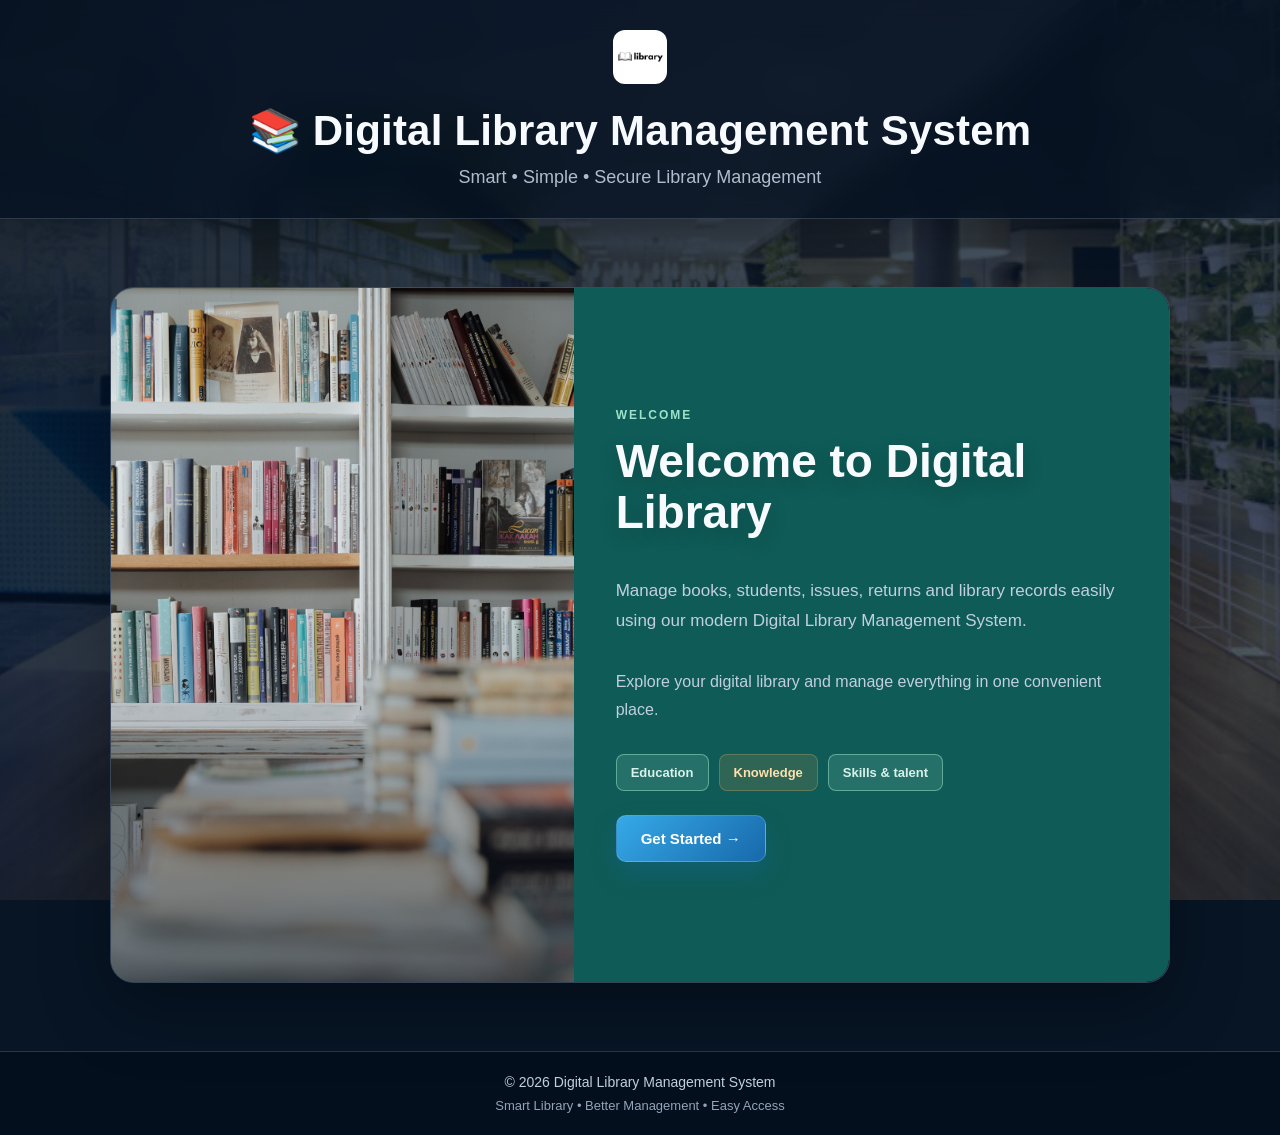
<file: index.html>
<!DOCTYPE html>
<html lang="en">
<head>
    <meta charset="UTF-8">
    <meta name="viewport" content="width=device-width, initial-scale=1.0">
    <meta http-equiv="refresh" content="0; url=../index/index.html">
    <title>Digital Library Management System</title>
</head>
<body>
    <p>Opening Digital Library...</p>
    <script>
        window.location.replace("./index/index.html");
    </script>
    <noscript><a href="../index/index.html">Open Digital Library</a></noscript>
</body>
</html>
</file>
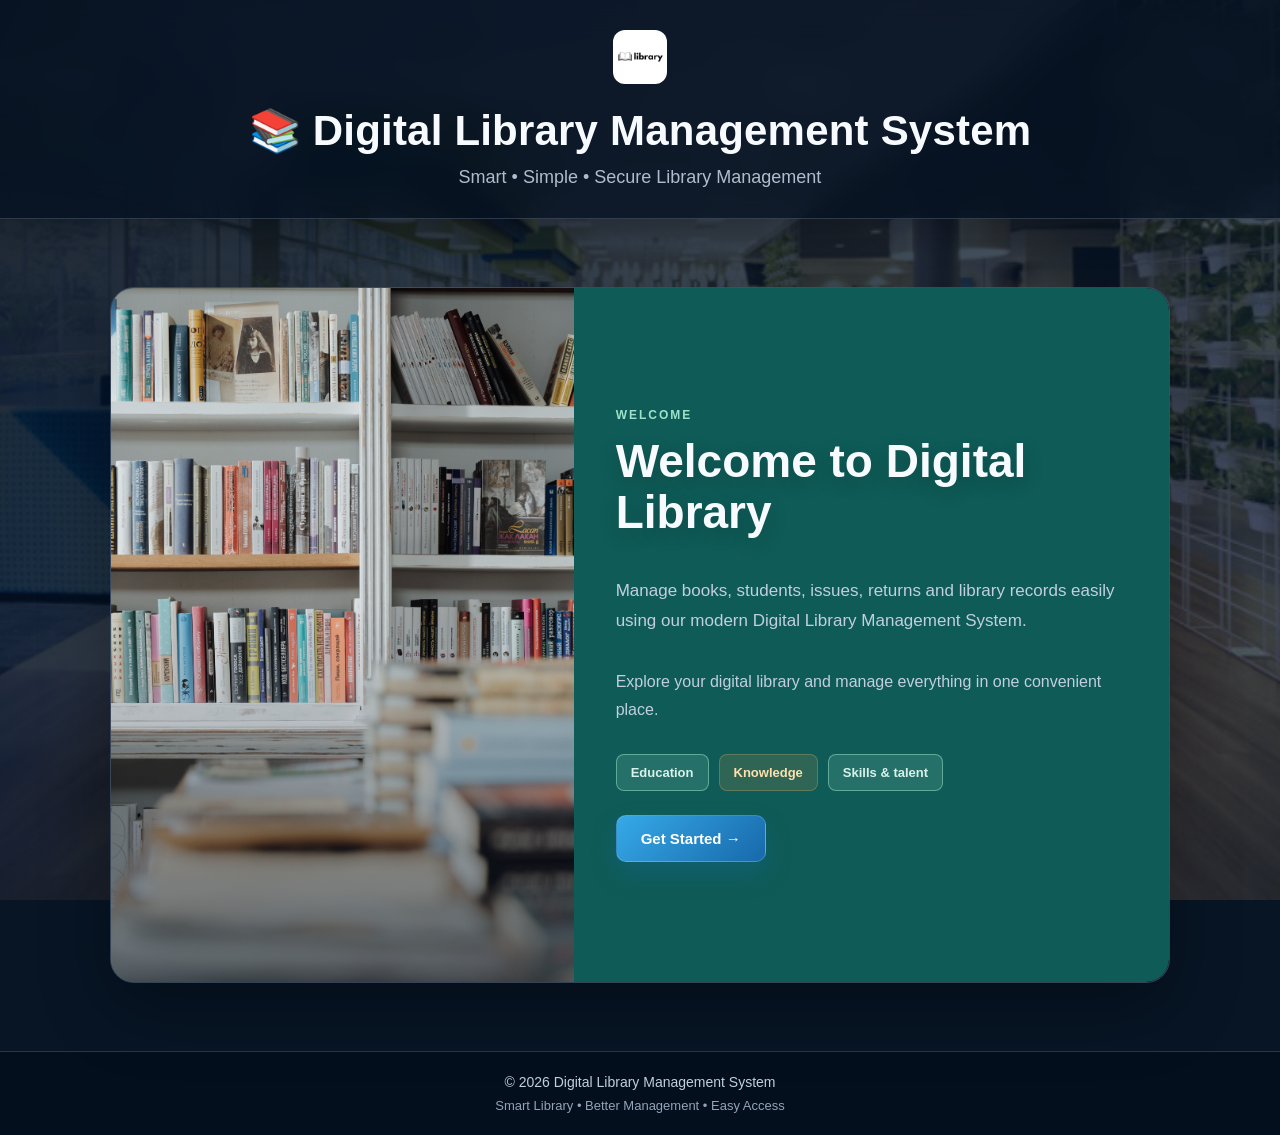
<file: index/index.html>
<!DOCTYPE html>
<html lang="en">

<head>
    <meta charset="UTF-8">
    <meta name="viewport" content="width=device-width, initial-scale=1.0">

    <title>Digital Library Management System</title>
    <style>
        * {
            box-sizing: border-box;
        }

        body {
            background: url("../images/Microsoft-office-by-futurespace-Sydney-Australia.jpg") center/cover fixed !important;
            font-family: "Poppins", Arial, sans-serif !important;
        }

        header h1,
        header p,
        main section h2,
        main section a,
        footer {
            font-family: "Poppins", Arial, sans-serif !important;
        }

        .site-logo {
            border-radius: 12px;
            height: 54px;
            margin-bottom: 12px;
            object-fit: cover;
            width: 54px;
        }

        header {
            background: #082f31 !important;
            padding: 30px 20px !important;
            box-shadow: 0 2px 8px rgba(11, 61, 58, 0.22) !important;
        }

        header h1 {
            font-size: clamp(26px, 4vw, 36px) !important;
        }

        main {
            min-height: 70vh !important;
            padding: 42px 20px !important;
        }

        main section {
            max-width: 1000px !important;
            background: #0f5b57 !important;
            border: 1px solid #79c9b6;
            border-radius: 12px !important;
            box-shadow: 0 8px 24px rgba(11, 61, 58, 0.24) !important;
        }

        main section > div:first-child {
            background: #174e4a !important;
            overflow: hidden;
        }

        main section > div:first-child img {
            animation: libraryImageMotion 14s ease-in-out infinite alternate;
            transform-origin: center;
        }

        main section > div:last-child {
            padding: 42px !important;
            background: #0f5b57 !important;
        }

        main section h2 {
            color: #d9f0eb !important;
            font-size: clamp(26px, 3vw, 32px) !important;
            margin: 10px 0 16px !important;
        }

        main section p {
            color: #e6f6f1 !important;
            line-height: 1.6 !important;
        }

        main section > div:last-child > span {
            color: #9de2c8 !important;
        }

        main section > div:last-child > div {
            gap: 10px !important;
            margin: 14px 0 24px !important;
        }

        main section > div:last-child > div > div {
            background: rgba(157, 226, 200, 0.16) !important;
            border: 1px solid rgba(157, 226, 200, 0.5);
            color: #d9f0eb !important;
            border-radius: 8px !important;
            padding: 10px 14px !important;
        }

        main section a {
            background: #f2b84b !important;
            color: #173b39 !important;
            border-radius: 8px !important;
            box-shadow: none !important;
            padding: 13px 24px !important;
        }

        footer {
            background: #082f31 !important;
            padding: 20px !important;
        }

        @keyframes libraryImageMotion {
            from {
                transform: scale(1);
            }
            to {
                transform: scale(1.07);
            }
        }

        @media (max-width: 650px) {
            main section > div:first-child img {
                min-height: 260px !important;
                max-height: 300px;
            }

            main section > div:last-child {
                padding: 28px 24px !important;
            }
        }
    </style>
    <style>
        .welcome-page {
            --welcome-white: #f7fbff;
            --welcome-muted: #c1cfdf;
            --welcome-line: rgba(213, 229, 247, 0.18);
            align-items: stretch;
            background-color: #071525 !important;
            background-image:
                linear-gradient(120deg, rgba(3, 13, 27, 0.9), rgba(7, 31, 55, 0.66)),
                url("../images/Microsoft-office-by-futurespace-Sydney-Australia.jpg") !important;
            background-position: center;
            background-size: cover;
            background-attachment: fixed;
            color: var(--welcome-white);
            display: block;
            min-height: 100vh;
        }

        .welcome-header {
            -webkit-backdrop-filter: blur(18px);
            backdrop-filter: blur(18px);
            background: rgba(4, 16, 33, 0.72) !important;
            border-bottom: 1px solid var(--welcome-line);
            box-shadow: 0 14px 35px rgba(0, 0, 0, 0.2) !important;
            padding: 30px 20px !important;
        }

        .welcome-header h1 {
            color: var(--welcome-white);
            font-size: clamp(28px, 4vw, 42px) !important;
            letter-spacing: 0.2px !important;
        }

        .welcome-header p {
            color: var(--welcome-muted);
            font-size: 16px;
        }

        .welcome-main {
            align-items: center;
            display: flex;
            justify-content: center;
            min-height: calc(100vh - 235px) !important;
            padding: 68px 20px !important;
        }

        .welcome-card {
            -webkit-backdrop-filter: blur(22px);
            backdrop-filter: blur(22px);
            background: rgba(8, 24, 44, 0.66) !important;
            border: 1px solid rgba(213, 229, 247, 0.22) !important;
            border-radius: 24px !important;
            box-shadow: 0 25px 70px rgba(0, 0, 0, 0.32), inset 0 1px 0 rgba(255, 255, 255, 0.09) !important;
            display: flex;
            max-width: 1060px !important;
            overflow: hidden;
            width: 100%;
        }

        .hero-media {
            background: #102b47 !important;
            flex: 0.95 !important;
            min-height: 500px !important;
            min-width: 340px !important;
            overflow: hidden;
            position: relative;
        }

        .hero-media::after {
            background: linear-gradient(180deg, transparent 45%, rgba(4, 15, 30, 0.5));
            content: "";
            inset: 0;
            pointer-events: none;
            position: absolute;
        }

        .hero-media img {
            filter: saturate(0.9) contrast(1.04);
            min-height: 500px !important;
            transition: transform 0.7s ease;
        }

        .welcome-card:hover .hero-media img {
            transform: scale(1.035);
        }

        .welcome-content {
            background: rgba(7, 24, 44, 0.52) !important;
            flex: 1.05 !important;
            justify-content: center;
            padding: 58px !important;
        }

        .welcome-label {
            color: #75cdf8 !important;
            font-size: 12px !important;
            letter-spacing: 2.4px;
        }

        .welcome-content h2 {
            color: var(--welcome-white) !important;
            font-size: clamp(30px, 4vw, 46px) !important;
            line-height: 1.12;
            margin: 14px 0 20px !important;
        }

        .welcome-content p {
            color: var(--welcome-muted) !important;
            font-size: 16px;
            line-height: 1.75 !important;
        }

        .welcome-features {
            gap: 10px !important;
            margin: 20px 0 28px !important;
        }

        .feature-chip {
            background: rgba(47, 158, 232, 0.14) !important;
            border: 1px solid rgba(117, 205, 248, 0.22);
            border-radius: 999px !important;
            color: #d9efff !important;
            font-size: 13px !important;
            padding: 9px 14px !important;
        }

        .feature-chip:nth-child(2) {
            background: rgba(240, 164, 70, 0.14) !important;
            border-color: rgba(255, 193, 109, 0.24);
            color: #ffe0ad !important;
        }

        .welcome-cta {
            background: linear-gradient(135deg, #37a9e8, #1769aa) !important;
            border: 1px solid rgba(154, 222, 255, 0.25);
            border-radius: 10px !important;
            box-shadow: 0 12px 25px rgba(23, 105, 170, 0.3) !important;
            color: #ffffff !important;
            font-size: 15px !important;
            padding: 14px 24px !important;
            transition: transform 0.2s ease, box-shadow 0.2s ease;
        }

        .welcome-cta:hover {
            box-shadow: 0 16px 30px rgba(23, 105, 170, 0.4) !important;
            transform: translateY(-2px);
        }

        .welcome-footer {
            background: rgba(3, 13, 27, 0.78) !important;
            border-top: 1px solid var(--welcome-line);
            color: var(--welcome-muted) !important;
            padding: 22px !important;
        }

        @media (max-width: 760px) {
            .welcome-page {
                background-attachment: scroll;
            }

            .welcome-main {
                min-height: auto !important;
                padding: 36px 16px 48px !important;
            }

            .welcome-card {
                display: block;
            }

            .hero-media {
                min-height: 270px !important;
            }

            .hero-media img {
                min-height: 270px !important;
            }

            .welcome-content {
                padding: 34px 26px !important;
            }
        }
    </style>
</head>

<body class="welcome-page" style="
    margin:0;
    font-family:Arial, sans-serif;
    background:
        linear-gradient(135deg, rgba(5, 15, 30, 0.8), rgba(20, 71, 92, 0.6)),
        url('../images/Microsoft-office-by-futurespace-Sydney-Australia.jpg') center/cover fixed no-repeat;
    color:#1e293b;
">

    <!-- Header -->
    <header class="welcome-header" style="
        background:linear-gradient(135deg, #1e3a8a, #2563eb);
        color:white;
        text-align:center;
        padding:35px 20px;
        box-shadow:0 5px 15px rgba(0,0,0,0.15);
    ">

        <h1 style="
            margin:0;
            font-size:36px;
            letter-spacing:1px;
        ">
            <img class="site-logo" src="../images/images.png" alt="Digital Library logo"><br>
            📚 Digital Library Management System
        </h1>

        <p style="
            margin:12px 0 0;
            font-size:18px;
            opacity:0.9;
        ">
            Smart • Simple • Secure Library Management
        </p>

    </header>


    <main class="welcome-main" style="
        min-height:70vh;
        display:flex;
        justify-content:center;
        align-items:center;
        padding:50px 20px;
    ">

 
        <section class="welcome-card" style="
            max-width:960px;
            width:100%;
            background:linear-gradient(135deg, rgba(10, 25, 39, 0.8), rgba(15, 42, 67, 0.76));
            border:1px solid rgba(255,255,255,0.12);
            border-radius:24px;
            overflow:hidden;
            display:flex;
            flex-wrap:wrap;
            box-shadow:0 25px 60px rgba(0,0,0,0.28);
        ">

            <div class="hero-media" style="
                flex:1;
                min-width:300px;
                background:#e0e7ff;
            ">

                <img
                    src="../images/pexels-cottonbro-4855370.jpg"
                    alt="Digital Library"
                    style="
                        width:100%;
                        height:100%;
                        min-height:400px;
                        object-fit:cover;
                        display:block;
                    "
                >
            </div>


            <!-- Content -->
            <div class="welcome-content" style="
                flex:1;
                min-width:300px;
                padding:45px;
                display:flex;
                flex-direction:column;
                justify-content:center;
                background:rgba(9, 20, 34, 0.45);
                backdrop-filter:blur(6px);
            ">

                <span class="welcome-label" style="
                    color:#8ed6ff;
                    font-size:14px;
                    font-weight:bold;
                    text-transform:uppercase;
                    letter-spacing:2px;
                ">
                    Welcome
                </span>

                <h2 style="
                    font-size:32px;
                    margin:12px 0 20px;
                    color:#f8fbff;
                    text-shadow:0 6px 20px rgba(0,0,0,0.18);
                ">
                    Welcome to Digital Library
                </h2>

                <p style="
                    font-size:17px;
                    line-height:1.7;
                    color:#e2e8f0;
                ">
                    Manage books, students, issues, returns and library
                    records easily using our modern Digital Library
                    Management System.
                </p>

                <p style="
                    font-size:16px;
                    line-height:1.7;
                    color:#cbd5e1;
                ">
                    Explore your digital library and manage everything
                    in one convenient place.
                </p>


                <!-- Features -->
                <div class="welcome-features" style="
                    display:flex;
                    gap:15px;
                    flex-wrap:wrap;
                    margin:15px 0 25px;
                ">

                    <div class="feature-chip" style="
                        background:#eff6ff;
                        color:#1d4ed8;
                        padding:10px 15px;
                        border-radius:10px;
                        font-size:14px;
                        font-weight:bold;
                    ">
                        Education
                    </div>

                    <div class="feature-chip" style="
                        background:#eff6ff;
                        color:#1d4ed8;
                        padding:10px 15px;
                        border-radius:10px;
                        font-size:14px;
                        font-weight:bold;
                    ">
                        Knowledge
                    </div>

                    <div class="feature-chip" style="
                        background:#eff6ff;
                        color:#1d4ed8;
                        padding:10px 15px;
                        border-radius:10px;
                        font-size:14px;
                        font-weight:bold;
                    ">
                       Skills & talent
                    </div>

                </div>


                <!-- Button -->
                <a class="welcome-cta" href="../login/login.html" style="
                    display:inline-block;
                    width:fit-content;
                    text-decoration:none;
                    background:linear-gradient(135deg, #2563eb, #1d4ed8);
                    color:white;
                    padding:15px 30px;
                    border-radius:10px;
                    font-size:16px;
                    font-weight:bold;
                    box-shadow:0 8px 20px rgba(37,99,235,0.3);
                ">
                    Get Started →
                </a>

            </div>

        </section>

    </main>


    <!-- Footer -->
    <footer class="welcome-footer" style="
        background:#0f172a;
        color:#cbd5e1;
        text-align:center;
        padding:22px;
    ">

        <p style="
            margin:0;
            font-size:14px;
        ">
            © 2026 Digital Library Management System
        </p>

        <p style="
            margin:8px 0 0;
            font-size:13px;
            color:#94a3b8;
        ">
            Smart Library • Better Management • Easy Access
        </p>

    </footer>

</body>

</html>
</file>
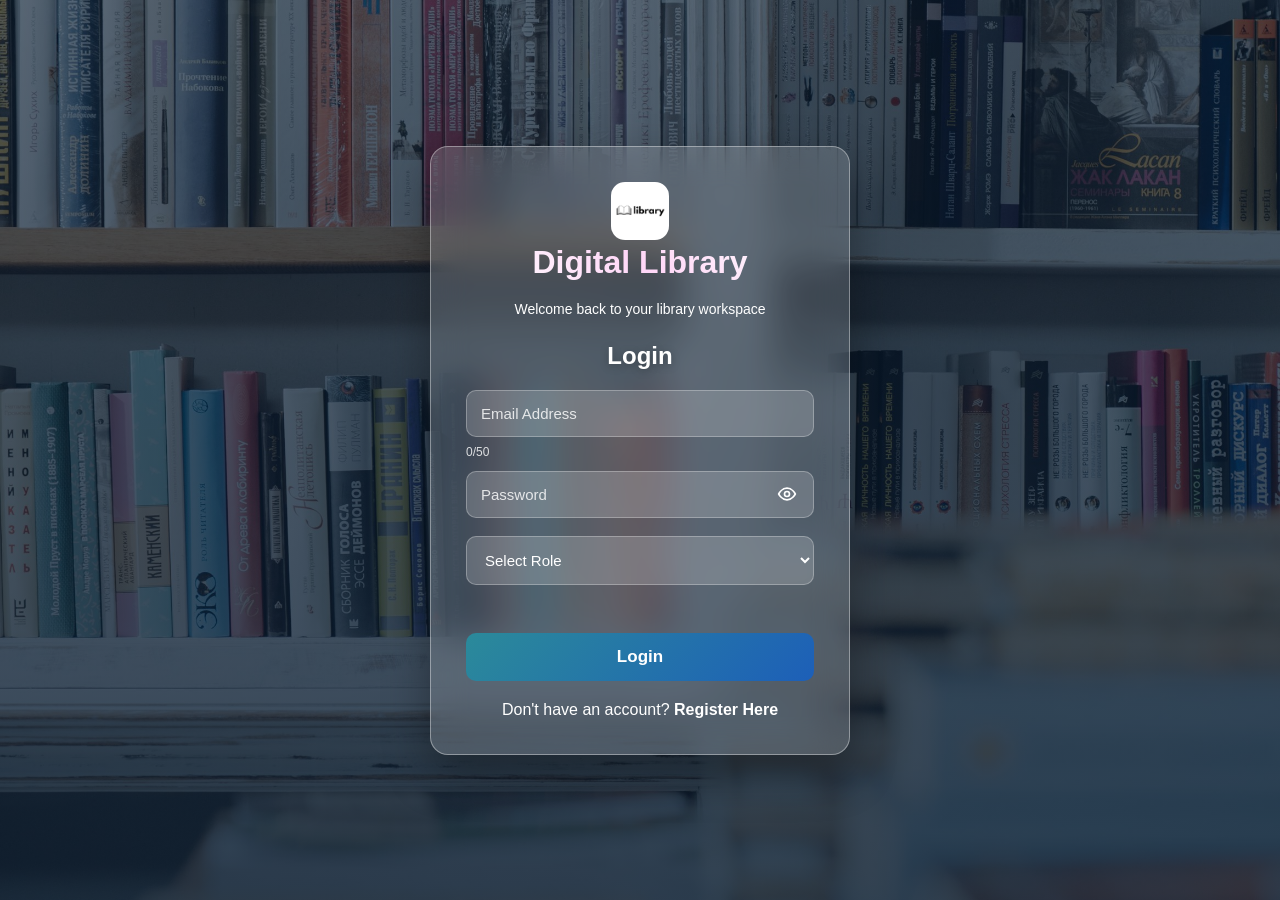
<file: dashboard/dashboard.html>
<!DOCTYPE html>
<html lang="en">
<head>
    <meta charset="UTF-8">
    <meta name="viewport" content="width=device-width, initial-scale=1.0">
    <title>Dashboard | Digital Library</title>
    <link rel="stylesheet" href="dashboard.css">
    <link rel="stylesheet" href="../issuse/module.css">
</head>
<body class="dashboard-page">
    <header class="topbar">
        <a class="brand" href="dashboard.html"><span class="book-mark" aria-hidden="true">DL</span>Digital Library</a>
        <nav class="nav-links" aria-label="Main navigation">
            <a class="active" href="dashboard.html">Dashboard</a>
            <a href="../book/books.html">Books</a>
            <a href="../student/students.html">Students</a>
            <a href="../issuse/issues.html">Issue &amp; Return</a>
            <a href="../book/books.html#reports">Reports</a>
            <a class="logout" href="../login/login.html">Logout</a>
        </nav>
    </header>
    <main class="page-shell dashboard-shell">
        <aside class="profile-sidebar" aria-label="Signed-in profile">
            <p class="eyebrow">YOUR PROFILE</p>
            <div class="profile-avatar" id="profileAvatar" aria-hidden="true">DL</div>
            <h2 id="profileName">Library Admin</h2>
            <p class="profile-email" id="profileEmail"></p>
            <span class="role-badge" id="profileRole">ADMIN</span>
            <a class="profile-link" href="#registeredUsers">Manage registered users</a>
        </aside>
        <div class="dashboard-content">
        <section class="welcome-section">
            <p class="eyebrow">LIBRARY OVERVIEW</p>
            <h1 id="dashboardWelcome">Welcome to Digital Library</h1>
            <p class="welcome-copy">Manage your library efficiently and effortlessly.</p>
        </section>

        <section class="stats-grid" aria-label="Library statistics">
            <article class="stat-card">
                <span class="stat-icon stat-icon-students" aria-hidden="true">♙</span>
                <div>
                    <p>Total Registered Users</p>
                    <strong id="totalUsers">0</strong>
                </div>
            </article>
            <article class="stat-card">
                <span class="stat-icon stat-icon-books" aria-hidden="true">▱</span>
                <div>
                    <p>Total Books</p>
                    <strong id="totalBooks">0</strong>
                </div>
            </article>
            <article class="stat-card">
                <span class="stat-icon stat-icon-available" aria-hidden="true">✓</span>
                <div>
                    <p>Available Books</p>
                    <strong id="availableBooks">0</strong>
                </div>
            </article>
            <article class="stat-card">
                <span class="stat-icon stat-icon-transactions" aria-hidden="true">▥</span>
                <div>
                    <p>Total Transactions</p>
                    <strong id="totalTransactions">0</strong>
                </div>
            </article>
            <article class="stat-card">
                <span class="stat-icon stat-icon-students" aria-hidden="true">♙</span>
                <div>
                    <p>Total Students</p>
                    <strong id="totalStudents">0</strong>
                </div>
            </article>
            <article class="stat-card">
                <span class="stat-icon stat-icon-issued" aria-hidden="true">▥</span>
                <div>
                    <p>Books Issued</p>
                    <strong id="issuedBooks">0</strong>
                </div>
            </article>
            <article class="stat-card">
                <span class="stat-icon stat-icon-returned" aria-hidden="true">↻</span>
                <div>
                    <p>Books Returned</p>
                    <strong id="returnedBooks">0</strong>
                </div>
            </article>
        </section>

        <section class="dashboard-grid">
            <article class="panel" id="issues">
                <div class="panel-heading">
                    <div>
                        <p class="eyebrow">ACTIVITY</p>
                        <h2>Recent Library Activity</h2>
                    </div>
                    <a href="../issuse/issues.html">View all</a>
                </div>
                <ul class="activity-list" id="activityList"></ul>
            </article>

            <article class="panel" id="books">
                <div class="panel-heading">
                    <div>
                        <p class="eyebrow">COLLECTION</p>
                        <h2>Recently Added Books</h2>
                    </div>
                    <a href="../book/books.html">View All Books</a>
                </div>
                <ul class="book-list" id="recentBooks"></ul>
            </article>

            <article class="panel recent-returns-panel">
                <div class="panel-heading">
                    <div>
                        <p class="eyebrow">CIRCULATION</p>
                        <h2>Recently Returned Books</h2>
                    </div>
                    <a href="../issuse/issues.html">View All Returns</a>
                </div>
                <div class="return-list" id="recentReturns"></div>
            </article>
        </section>
        <section class="panel registered-users-panel" id="registeredUsers">
            <div class="panel-heading">
                <div>
                    <p class="eyebrow">ACCOUNT MANAGEMENT</p>
                    <h2>Registered Users</h2>
                </div>
                <span class="record-count" id="registeredUserCount">0 users</span>
            </div>
            <div class="user-toolbar">
                <input class="search-input" id="userSearch" type="search" placeholder="Search name, email, or ID..." aria-label="Search registered users">
                <select class="filter-select" id="userStatusFilter" aria-label="Filter users by account status">
                    <option value="all">All account statuses</option>
                    <option value="Active">Active</option>
                    <option value="Inactive">Inactive</option>
                </select>
            </div>
            <div class="table-wrap">
                <table class="module-table registered-users-table">
                    <thead><tr><th>User ID</th><th>Full Name</th><th>Email Address</th><th>Registration Date</th><th>Account Status</th><th>Actions</th></tr></thead>
                    <tbody id="registeredUserTableBody"></tbody>
                </table>
            </div>
        </section>
        </div>
    </main>
    <dialog class="dialog-card" id="registeredUserDialog">
        <div class="panel-heading">
            <div><p class="eyebrow">REGISTERED USER</p><h2 id="dialogUserName">User details</h2></div>
            <button class="text-button" id="closeRegisteredUserDialog" type="button">Close</button>
        </div>
        <dl class="detail-list" id="registeredUserDetails"></dl>
    </dialog>
    <script src="../student/auth.js"></script>
    <script>requireAdmin(); attachLogoutHandlers();</script>
    <script src="dashboard.js"></script>
</body>
</html>
</file>
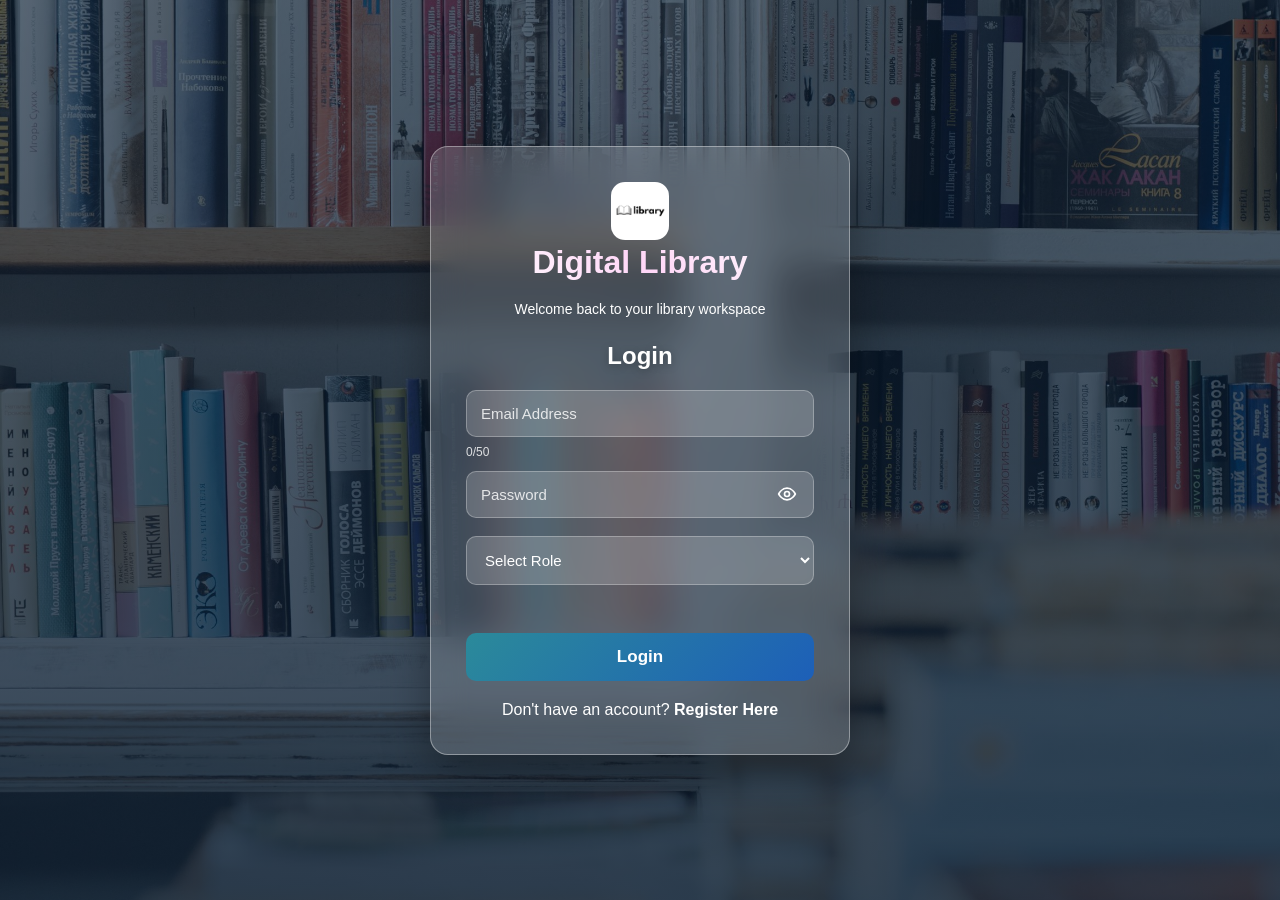
<file: dashboard/user-dashboard.html>
<!DOCTYPE html>
<html lang="en">
<head>
    <meta charset="UTF-8">
    <meta name="viewport" content="width=device-width, initial-scale=1.0">
    <title>User Dashboard | Digital Library</title>
    <link rel="stylesheet" href="dashboard.css">
</head>
<body class="dashboard-page user-dashboard-page">
    <header class="topbar">
        <a class="brand" href="user-dashboard.html"><span class="book-mark" aria-hidden="true">DL</span>Digital Library</a>
        <nav class="nav-links" aria-label="Main navigation">
            <a class="active" href="user-dashboard.html">My Dashboard</a>
            <a class="logout" href="../login/login.html">Logout</a>
        </nav>
    </header>
    <main class="page-shell dashboard-shell">
        <aside class="profile-sidebar" aria-label="Signed-in profile">
            <p class="eyebrow">YOUR PROFILE</p>
            <div class="profile-avatar" id="profileAvatar" aria-hidden="true">DL</div>
            <h2 id="profileName">Library User</h2>
            <p class="profile-email" id="profileEmail"></p>
            <span class="role-badge">USER</span>
        </aside>
        <div class="dashboard-content">
            <section class="welcome-section">
                <p class="eyebrow">PERSONAL LIBRARY</p>
                <h1 id="dashboardWelcome">Welcome to your library</h1>
                <p class="welcome-copy">Your account is ready. Browse the latest collection statistics below.</p>
            </section>
            <section class="stats-grid user-stats-grid" aria-label="Library collection statistics">
                <article class="stat-card">
                    <span class="stat-icon stat-icon-books" aria-hidden="true">▱</span>
                    <div><p>Total Books</p><strong id="totalBooks">0</strong></div>
                </article>
                <article class="stat-card">
                    <span class="stat-icon stat-icon-available" aria-hidden="true">✓</span>
                    <div><p>Available Copies</p><strong id="availableBooks">0</strong></div>
                </article>
            </section>
            <section class="panel user-welcome-panel">
                <p class="eyebrow">WELCOME</p>
                <h2>Discover something new</h2>
                <p class="welcome-copy">Your library account gives you a personalized place to stay connected with the collection. For assistance, please contact your library administrator.</p>
            </section>
        </div>
    </main>
    <script src="../student/auth.js"></script>
    <script>requireUser(); attachLogoutHandlers();</script>
    <script src="user-dashboard.js"></script>
</body>
</html>
</file>
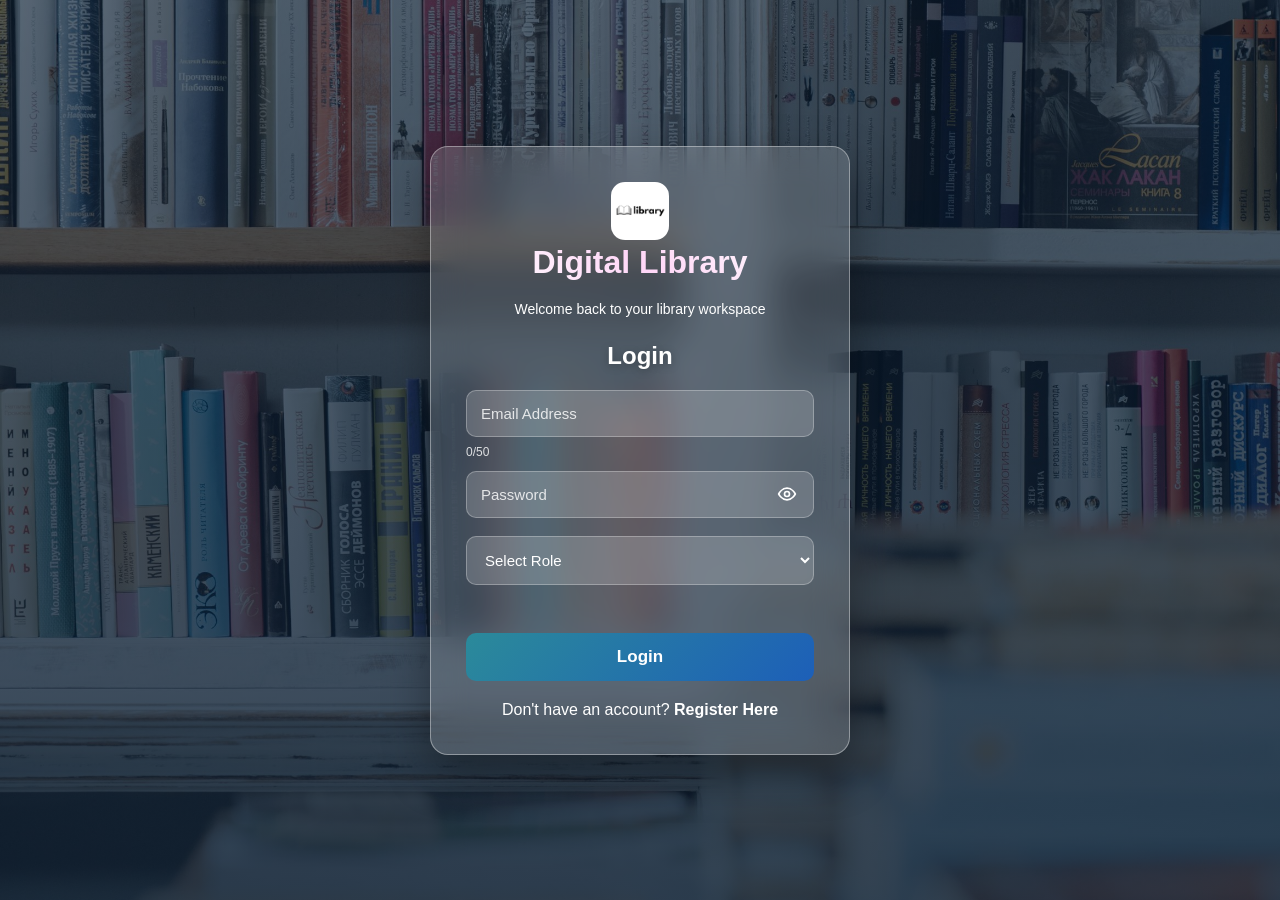
<file: issuse/issues.html>
<!DOCTYPE html>
<html lang="en">
<head>
    <meta charset="UTF-8">
    <meta name="viewport" content="width=device-width, initial-scale=1.0">
    <title>Issue &amp; Return | Digital Library</title>
    <link rel="stylesheet" href="../dashboard/dashboard.css">
    <link rel="stylesheet" href="module.css">
</head>
<body class="issues-page">
    <header class="topbar">
        <a class="brand" href="../dashboard/dashboard.html"><span class="book-mark" aria-hidden="true">DL</span>Digital Library</a>
        <nav class="nav-links" aria-label="Main navigation">
            <a href="../dashboard/dashboard.html">Dashboard</a>
            <a href="../book/books.html">Books</a>
            <a href="../student/students.html">Students</a>
            <a class="active" href="issues.html">Issue &amp; Return</a>
            <a href="../book/books.html#reports">Reports</a>
            <a class="logout" href="../login/login.html">Logout</a>
        </nav>
    </header>
    <main class="page-shell module-shell">
        <section class="module-heading">
            <div>
                <p class="eyebrow">CIRCULATION DESK</p>
                <h1>Issue &amp; Return</h1>
                <p class="welcome-copy">Track every book moving in and out of your library.</p>
            </div>
            <div class="action-group"><button class="secondary-button" id="showReturnFormButton" type="button">Return Book</button><button class="primary-button" id="showIssueFormButton" type="button">Issue Book</button></div>
        </section>
        <section class="panel form-panel" id="issueFormPanel" hidden>
            <div class="panel-heading"><div><p class="eyebrow">NEW TRANSACTION</p><h2>Issue Book</h2></div><button class="text-button" data-close-panel="issueFormPanel" type="button">Back to list</button></div>
            <form id="issueForm" novalidate>
                <div class="form-grid">
                    <label>Book<select id="issueBookId" name="bookId" required></select><small class="field-error" id="issueBookIdError"></small></label>
                    <label>Student<select id="issueStudentId" name="studentId" required></select><small class="field-error" id="issueStudentIdError"></small></label>
                    <label>Issue Date<input id="issueDate" name="issueDate" type="date" required><small class="field-error" id="issueDateError"></small></label>
                    <label>Due Date<input id="dueDate" name="dueDate" type="date" required><small class="field-error" id="dueDateError"></small></label>
                </div>
                <p class="form-message" id="issueMessage" role="alert" aria-live="polite"></p>
                <button class="primary-button" type="submit">Confirm Issue</button>
            </form>
        </section>
        <section class="panel form-panel" id="returnFormPanel" hidden>
            <div class="panel-heading"><div><p class="eyebrow">CIRCULATION UPDATE</p><h2>Return Book</h2></div><button class="text-button" data-close-panel="returnFormPanel" type="button">Back to list</button></div>
            <form id="returnForm" novalidate>
                <div class="form-grid"><label class="full-width">Issued Book<select id="returnTransactionId" name="transactionId" required></select><small class="field-error" id="returnTransactionIdError"></small></label><label>Return Date<input id="returnDate" name="returnDate" type="date" required><small class="field-error" id="returnDateError"></small></label></div>
                <p class="form-message" id="returnMessage" role="alert" aria-live="polite"></p>
                <button class="primary-button" type="submit">Confirm Return</button>
            </form>
        </section>
        <section class="panel">
            <div class="module-toolbar">
                <div><p class="eyebrow">TRANSACTION RECORDS</p><h2>Issue History</h2></div>
                <div class="action-group"><input class="search-input" id="issueSearch" type="search" maxlength="50" placeholder="Search transactions..." aria-label="Search transactions"><select class="filter-select" id="statusFilter" aria-label="Filter by status"><option value="all">All statuses</option><option value="issued">Issued</option><option value="returned">Returned</option><option value="overdue">Overdue</option></select></div>
            </div>
            <p class="record-count" id="transactionCount">0 transactions</p>
            <div class="table-wrap"><table class="module-table"><thead><tr><th>Transaction ID</th><th>Book Name</th><th>Student Name</th><th>Issue Date</th><th>Due Date</th><th>Return Date</th><th>Status</th><th>Actions</th></tr></thead><tbody id="transactionTableBody"></tbody></table></div>
        </section>
    </main>
    <script src="../student/auth.js"></script>
    <script>requireAdmin(); attachLogoutHandlers();</script>
    <script src="issues.js"></script>
</body>
</html>
</file>
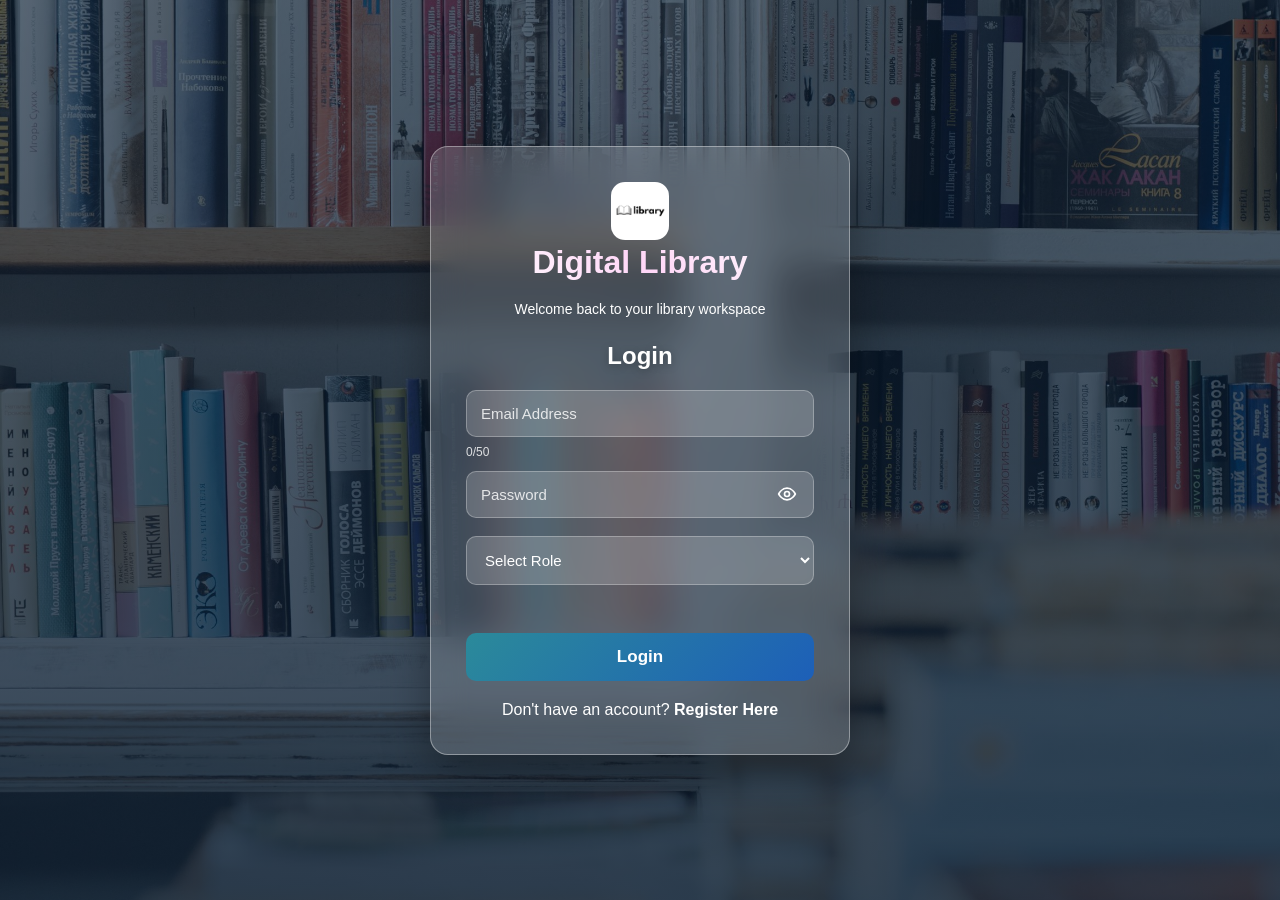
<file: login/login.html>
<!DOCTYPE html>
<html lang="en">
<head>
    <meta charset="UTF-8">
    <meta name="viewport" content="width=device-width, initial-scale=1.0">
    <title>Login | Digital Library</title>

    <link rel="stylesheet" href="login.css">
</head>

<body class="login-page">

<main class="container">

    <div class="card">

        <div class="logo">
            <img src="../images/images.png" alt="Digital Library logo">
            <h1>Digital Library</h1>
            <p>Welcome back to your library workspace</p>
        </div>

        <form id="loginForm">

            <h2>Login</h2>

            <input
                type="email"
                id="loginEmail"
                placeholder="Email Address"
                maxlength="50"
                required
            >
            <small class="field-count" id="loginEmailCharacterCount">0/50</small>
            <small class="field-error" id="loginEmailError"></small>

            <div class="password-field">
                <input type="password" id="loginPassword" placeholder="Password" required>
                <button class="password-toggle" type="button" data-password-toggle="loginPassword" aria-label="Show password" aria-pressed="false">
                    <svg class="eye-icon" viewBox="0 0 24 24" aria-hidden="true">
                        <path d="M2 12s3.6-7 10-7 10 7 10 7-3.6 7-10 7-10-7-10-7Z"></path>
                        <circle cx="12" cy="12" r="3"></circle>
                    </svg>
                    <svg class="eye-off-icon" viewBox="0 0 24 24" aria-hidden="true">
                        <path d="m3 3 18 18"></path>
                        <path d="M10.6 10.6a2 2 0 0 0 2.8 2.8"></path>
                        <path d="M9.9 5.1A11 11 0 0 1 12 4.9c6.4 0 10 7.1 10 7.1a16.6 16.6 0 0 1-3.4 4.5"></path>
                        <path d="M6.6 6.6C3.9 8.3 2 12 2 12s3.6 7.1 10 7.1a10.7 10.7 0 0 0 4.2-.8"></path>
                    </svg>
                </button>
            </div>
            <small class="field-error" id="loginPasswordError"></small>

            <select id="loginRole" required>
                <option value="">Select Role</option>
                <option value="User">User</option>
                <option value="Admin">Admin</option>
            </select>
            <small class="field-error" id="loginRoleError"></small>

            <p class="form-message" id="loginMessage" role="alert" aria-live="polite"></p>

            <button type="submit" class="submitBtn">
                Login
            </button>

            <p class="register-link">
                Don't have an account?
                <a href="../register/register.html">Register Here</a>
            </p>

        </form>


    </div>

</main>
<script src="../student/auth.js"></script>
<script>attachPasswordToggles();</script>
<script src="login.js"></script>

</body>
</html>
</file>
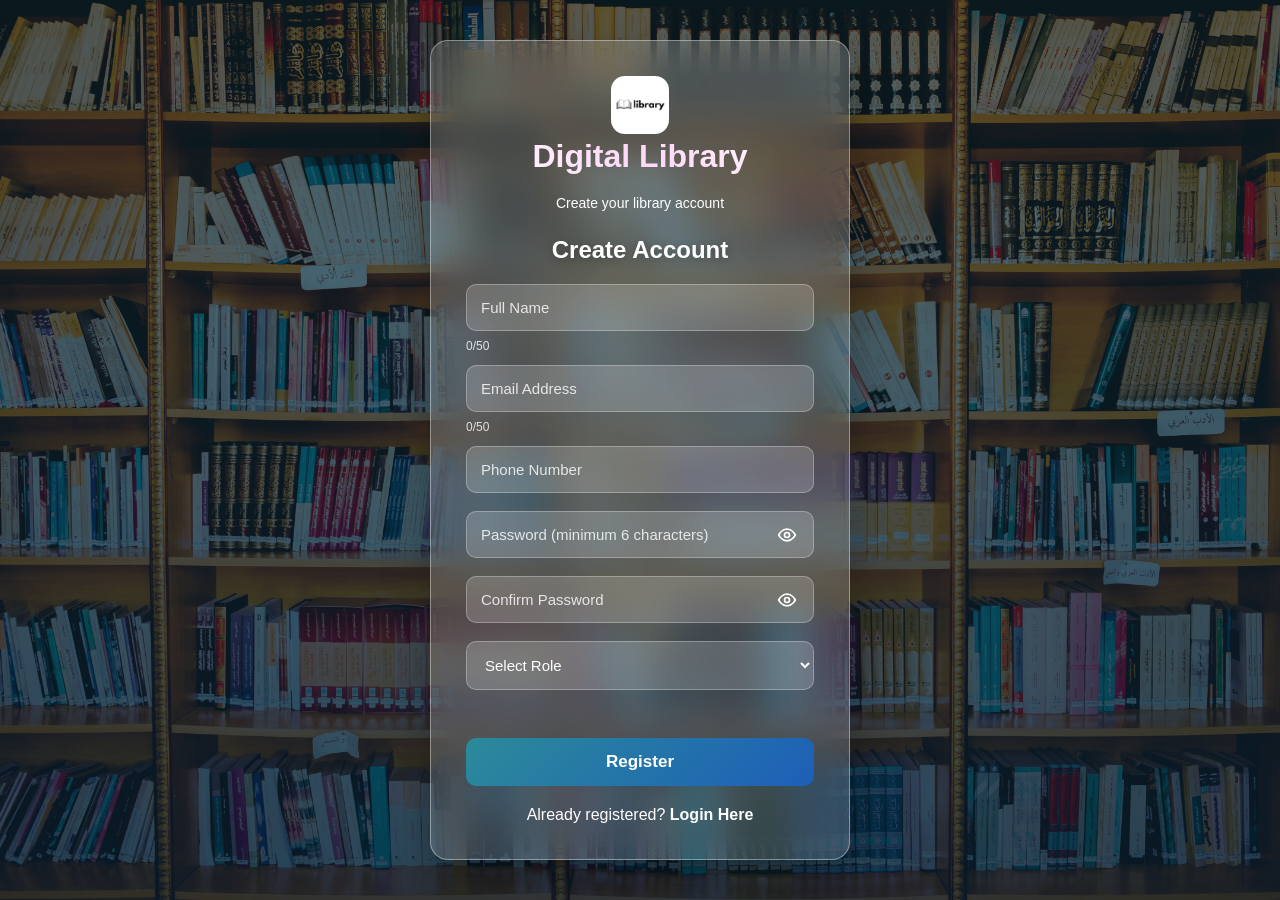
<file: register/register.html>
<!DOCTYPE html>
<html lang="en">
<head>
    <meta charset="UTF-8">
    <meta name="viewport" content="width=device-width, initial-scale=1.0">
    <title>Register | Digital Library</title>
    <link rel="stylesheet" href="../login/login.css">
</head>
<body class="register-page">
    <main class="container">
        <div class="card">
            <div class="logo">
                <img src="../images/images.png" alt="Digital Library logo">
                <h1>Digital Library</h1>
                <p>Create your library account</p>
            </div>
            <form id="registerForm" novalidate>
                <h2>Create Account</h2>
                <input type="text" id="registerName" placeholder="Full Name" maxlength="50" required>
                <small class="field-count" id="registerNameCharacterCount">0/50</small>
                <small class="field-error" id="registerNameError"></small>
                <input type="email" id="registerEmail" placeholder="Email Address" maxlength="50" required>
                <small class="field-count" id="registerEmailCharacterCount">0/50</small>
                <small class="field-error" id="registerEmailError"></small>
                <input type="tel" id="registerPhone" placeholder="Phone Number" maxlength="10" inputmode="numeric" required>
                <small class="field-error" id="registerPhoneError"></small>
                <div class="password-field">
                    <input type="password" id="registerPassword" placeholder="Password (minimum 6 characters)" required>
                    <button class="password-toggle" type="button" data-password-toggle="registerPassword" aria-label="Show password" aria-pressed="false">
                        <svg class="eye-icon" viewBox="0 0 24 24" aria-hidden="true">
                            <path d="M2 12s3.6-7 10-7 10 7 10 7-3.6 7-10 7-10-7-10-7Z"></path>
                            <circle cx="12" cy="12" r="3"></circle>
                        </svg>
                        <svg class="eye-off-icon" viewBox="0 0 24 24" aria-hidden="true">
                            <path d="m3 3 18 18"></path>
                            <path d="M10.6 10.6a2 2 0 0 0 2.8 2.8"></path>
                            <path d="M9.9 5.1A11 11 0 0 1 12 4.9c6.4 0 10 7.1 10 7.1a16.6 16.6 0 0 1-3.4 4.5"></path>
                            <path d="M6.6 6.6C3.9 8.3 2 12 2 12s3.6 7.1 10 7.1a10.7 10.7 0 0 0 4.2-.8"></path>
                        </svg>
                    </button>
                </div>
                <small class="field-error" id="registerPasswordError"></small>
                <div class="password-field">
                    <input type="password" id="registerConfirmPassword" placeholder="Confirm Password" required>
                    <button class="password-toggle" type="button" data-password-toggle="registerConfirmPassword" aria-label="Show password" aria-pressed="false">
                        <svg class="eye-icon" viewBox="0 0 24 24" aria-hidden="true">
                            <path d="M2 12s3.6-7 10-7 10 7 10 7-3.6 7-10 7-10-7-10-7Z"></path>
                            <circle cx="12" cy="12" r="3"></circle>
                        </svg>
                        <svg class="eye-off-icon" viewBox="0 0 24 24" aria-hidden="true">
                            <path d="m3 3 18 18"></path>
                            <path d="M10.6 10.6a2 2 0 0 0 2.8 2.8"></path>
                            <path d="M9.9 5.1A11 11 0 0 1 12 4.9c6.4 0 10 7.1 10 7.1a16.6 16.6 0 0 1-3.4 4.5"></path>
                            <path d="M6.6 6.6C3.9 8.3 2 12 2 12s3.6 7.1 10 7.1a10.7 10.7 0 0 0 4.2-.8"></path>
                        </svg>
                    </button>
                </div>
                <small class="field-error" id="registerConfirmPasswordError"></small>
                <select id="registerRole" required>
                    <option value="">Select Role</option>
                    <option value="User">User</option>
                    <option value="Admin">Admin</option>
                </select>
                <small class="field-error" id="registerRoleError"></small>
                <p class="form-message" id="registerMessage" role="alert" aria-live="polite"></p>
                <button type="submit" class="submitBtn">Register</button>
                <p class="register-link">Already registered? <a href="../login/login.html">Login Here</a></p>
            </form>
        </div>
    </main>
    <script src="../student/auth.js"></script>
    <script>attachPasswordToggles();</script>
    <script src="register.js"></script>
</body>
</html>
</file>
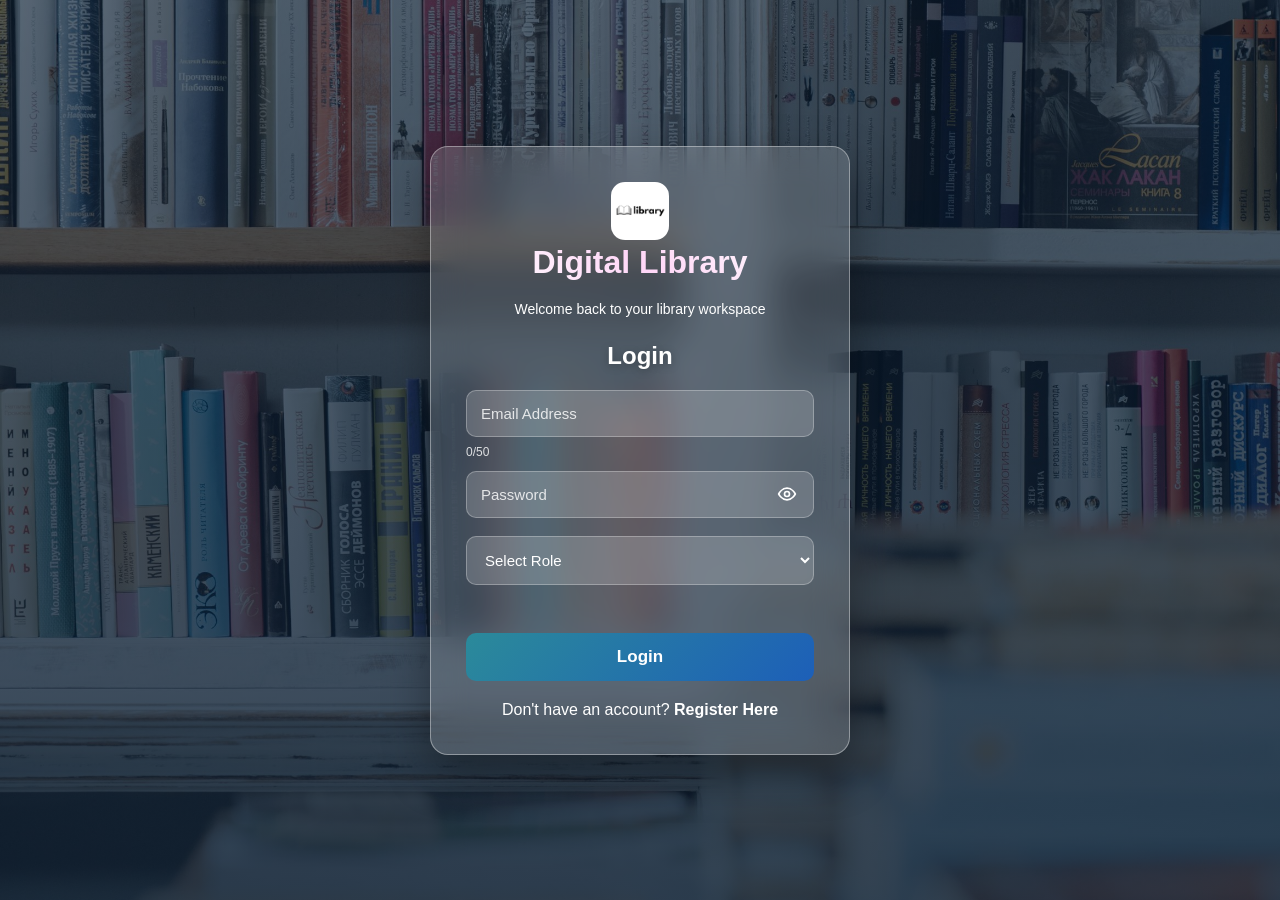
<file: student/students.html>
<!DOCTYPE html>
<html lang="en">
<head>
    <meta charset="UTF-8">
    <meta name="viewport" content="width=device-width, initial-scale=1.0">
    <title>Students | Digital Library</title>
    <link rel="stylesheet" href="../dashboard/dashboard.css">
    <link rel="stylesheet" href="../issuse/module.css">
</head>
<body class="students-page">
    <header class="topbar">
        <a class="brand" href="../dashboard/dashboard.html"><span class="book-mark" aria-hidden="true">DL</span>Digital Library</a>
        <nav class="nav-links" aria-label="Main navigation">
            <a href="../dashboard/dashboard.html">Dashboard</a>
            <a href="../book/books.html">Books</a>
            <a class="active" href="students.html">Students</a>
            <a href="../issuse/issues.html">Issue &amp; Return</a>
            <a href="../book/books.html#reports">Reports</a>
            <a class="logout" href="../login/login.html">Logout</a>
        </nav>
    </header>
    <main class="page-shell module-shell">
        <section class="module-heading">
            <div>
                <p class="eyebrow">STUDENT DIRECTORY</p>
                <h1>Students</h1>
                <p class="welcome-copy">Manage the learners who use your digital library.</p>
            </div>
            <button class="primary-button" id="showStudentFormButton" type="button">+ Add Student</button>
        </section>
        <section class="panel form-panel" id="studentFormPanel" hidden>
            <div class="panel-heading">
                <div><p class="eyebrow">NEW RECORD</p><h2 id="studentFormTitle">Add Student</h2></div>
                <button class="text-button" id="cancelStudentButton" type="button">Back to list</button>
            </div>
            <form id="studentForm" novalidate>
                <div class="form-grid">
                    <label>Student ID<input id="studentId" name="studentId" type="tel" maxlength="15" required><small class="field-error" id="studentIdError"></small></label>
                    <label>Student Name<input id="studentName" name="studentName" type="text" maxlength="50" required><small class="word-count" id="studentNameCharacterCount">0/50</small><small class="field-error" id="studentNameError"></small></label>
                    <label>Department<input id="department" name="department" type="text" maxlength="50" required><small class="word-count" id="departmentCharacterCount">0/50</small><small class="field-error" id="departmentError"></small></label>
                    <label>Email<input id="email" name="email" type="email" maxlength="50" required><small class="word-count" id="emailCharacterCount">0/50</small><small class="field-error" id="emailError"></small></label>
                    <label>Phone<input id="phone" name="phone" type="tel" maxlength="10" inputmode="numeric" required><small class="field-error" id="phoneError"></small></label>
                </div>
                <p class="form-message" id="studentMessage" role="alert" aria-live="polite"></p>
                <div class="form-actions"><button class="primary-button" type="submit">Save Student</button><button class="secondary-button" id="resetStudentButton" type="button">Clear</button></div>
            </form>
        </section>
        <section class="panel">
            <div class="module-toolbar">
                <div><p class="eyebrow">STUDENT RECORDS</p><h2>All Students</h2></div>
                <input class="search-input" id="studentSearch" type="search" placeholder="Search students..." aria-label="Search students">
            </div>
            <p class="record-count" id="studentCount">0 students</p>
            <div class="table-wrap">
                <table class="module-table">
                    <thead><tr><th>Student ID</th><th>Student Name</th><th>Department</th><th>Email</th><th>Phone</th><th>Actions</th></tr></thead>
                    <tbody id="studentTableBody"></tbody>
                </table>
            </div>
        </section>
    </main>
    <dialog class="dialog-card" id="studentDialog">
        <div class="panel-heading"><div><p class="eyebrow">STUDENT PROFILE</p><h2 id="dialogStudentName">Student details</h2></div><button class="text-button" id="closeStudentDialog" type="button">Close</button></div>
        <dl class="detail-list" id="studentDetails"></dl>
    </dialog>
    <script src="auth.js"></script>
    <script>requireAdmin(); attachLogoutHandlers();</script>
    <script src="students.js"></script>
</body>
</html>
</file>
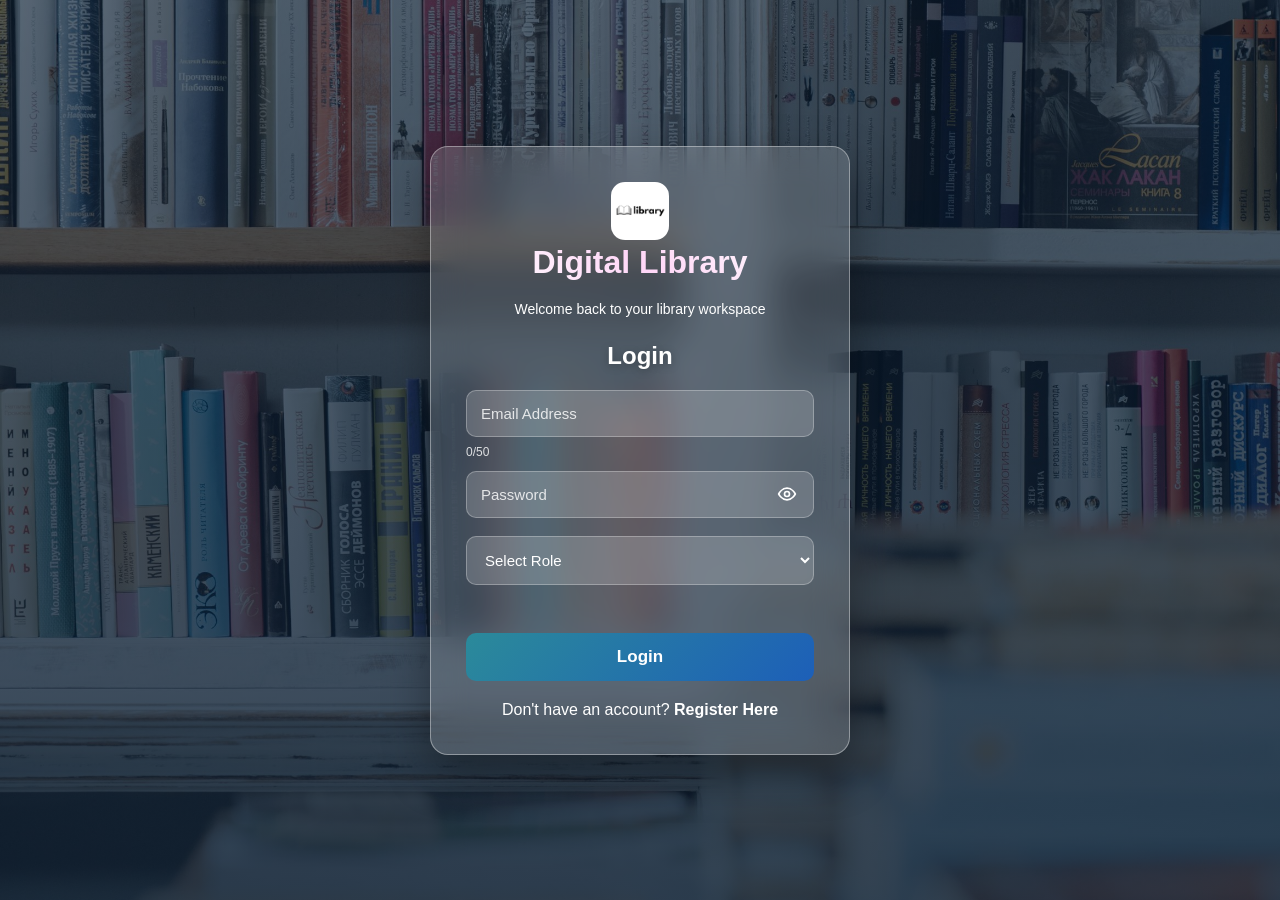
<file: images/book/books.html>
<!DOCTYPE html>
<html lang="en">
<head>
    <meta charset="UTF-8">
    <meta name="viewport" content="width=device-width, initial-scale=1.0">
    <title>Books | Digital Library</title>
    <link rel="stylesheet" href="../../dashboard/dashboard.css">
    <link rel="stylesheet" href="books.css">
    <link rel="stylesheet" href="../../issuse/module.css">
</head>
<body class="books-page">
    <header class="topbar">
        <a class="brand" href="../../dashboard/dashboard.html"><img src="../images.png" alt="Digital Library logo">Digital Library</a>
        <nav class="nav-links" aria-label="Main navigation">
            <a href="../../dashboard/dashboard.html">Dashboard</a>
            <a class="active" href="books.html">Books</a>
            <a href="../../student/students.html">Students</a>
            <a href="../../issuse/issues.html">Issue &amp; Return</a>
            <a href="../../book/books.html#reports">Reports</a>
            <a class="logout" href="../../login/login.html">Logout</a>
        </nav>
    </header>

    <main class="page-shell books-shell">
        <section class="books-heading">
            <div>
                <p class="eyebrow">COLLECTION</p>
                <h1>Books</h1>
                <p class="welcome-copy">Keep your library catalogue organized in this browser.</p>
            </div>
            <button class="primary-button" id="showAddBookButton" type="button">+ Add Book</button>
        </section>

        <section class="panel add-book-panel" id="addBookPanel" hidden>
            <div class="panel-heading">
                <div>
                    <p class="eyebrow">NEW RECORD</p>
                    <h2>Add Book</h2>
                </div>
                <button class="text-button" id="cancelAddBookButton" type="button">Back to list</button>
            </div>
            <form id="bookForm" novalidate>
                <div class="form-grid">
                    <label>Book ID<input id="bookId" name="bookId" type="text" maxlength="50" required><small class="word-count" id="bookIdCharacterCount">0/50</small><small class="field-error" id="bookIdError"></small></label>
                    <label>Book Name<input id="bookName" name="bookName" type="text" maxlength="50" required><small class="word-count" id="bookNameCharacterCount">0/50</small><small class="word-count" id="bookNameCount">0 / 20 words</small><small class="field-error" id="bookNameError"></small></label>
                    <label>Author<input id="author" name="author" type="text" maxlength="50" required><small class="word-count" id="authorCharacterCount">0/50</small><small class="word-count" id="authorCount">0 / 20 words</small><small class="field-error" id="authorError"></small></label>
                    <label>Category<input id="category" name="category" type="text" maxlength="50" required><small class="word-count" id="categoryCharacterCount">0/50</small><small class="field-error" id="categoryError"></small></label>
                    <label>Publisher<input id="publisher" name="publisher" type="text" maxlength="50" required><small class="word-count" id="publisherCharacterCount">0/50</small><small class="field-error" id="publisherError"></small></label>
                    <label>Year<input id="year" name="year" type="number" min="0" step="1" required><small class="field-error" id="yearError"></small></label>
                    <label>Quantity<input id="quantity" name="quantity" type="number" min="1" step="1" required><small class="field-error" id="quantityError"></small></label>
                </div>
                <p class="form-message" id="formMessage" role="alert" aria-live="polite"></p>
                <button class="primary-button" type="submit">Save Book</button>
            </form>
        </section>

        <section class="panel book-table-panel" id="bookListPanel">
            <div class="panel-heading">
                <div>
                    <p class="eyebrow">LIBRARY RECORDS</p>
                    <h2>All Books</h2>
                </div>
                <div class="book-toolbar">
                    <input class="search-input" id="bookSearch" type="search" placeholder="Search books..." aria-label="Search books">
                    <span class="book-count" id="bookCount">0 books</span>
                </div>
            </div>
            <div class="table-wrap">
                <table>
                    <thead>
                        <tr>
                            <th>Book</th>
                            <th>Author</th>
                            <th>Category</th>
                            <th>Quantity</th>
                            <th>Action</th>
                        </tr>
                    </thead>
                    <tbody id="bookTableBody"></tbody>
                </table>
            </div>
        </section>
    </main>
    <script src="../../student/auth.js"></script>
    <script>requireAdmin(); attachLogoutHandlers();</script>
    <script src="books.js"></script>
</body>
</html>
</file>
<file: dashboard/dashboard.css>
* {
    box-sizing: border-box;
}

:root {
    --navy: #123b5d;
    --blue: #1769aa;
    --green: #2d8a68;
    --mint: #e8f6ef;
    --page: #f6faf8;
    --line: #dce9e3;
    --text: #183247;
    --muted: #6a7c88;
}

body {
    margin: 0;
    background: linear-gradient(rgba(246, 250, 248, 0.86), rgba(246, 250, 248, 0.9)), url("../images/pexels-allaontheloose-8460453.jpg") center / cover fixed;
    color: var(--text);
    font-family: "Poppins", Arial, sans-serif;
    min-height: 100vh;
}

a {
    color: inherit;
    text-decoration: none;
}

.topbar {
    align-items: center;
    background: #ffffff;
    border-bottom: 1px solid var(--line);
    display: flex;
    justify-content: space-between;
    min-height: 70px;
    padding: 0 5vw;
}

.brand {
    align-items: center;
    color: var(--navy);
    display: flex;
    font-size: 20px;
    font-weight: 700;
    letter-spacing: 0.2px;
}

.brand img {
    border-radius: 7px;
    height: 32px;
    margin-right: 9px;
    object-fit: cover;
    width: 32px;
}

.nav-links {
    align-items: center;
    display: flex;
    gap: 26px;
}

.nav-links a {
    color: var(--muted);
    font-size: 14px;
    padding: 26px 0 22px;
    transition: color 0.2s ease;
}

.nav-links a:hover,
.nav-links a.active {
    color: var(--blue);
}

.nav-links a.active {
    border-bottom: 2px solid var(--blue);
    font-weight: 700;
}

.nav-links .logout {
    border: 1px solid #c8dbe7;
    border-radius: 6px;
    color: var(--blue);
    padding: 9px 14px;
}

.page-shell {
    margin: 0 auto;
    max-width: 1180px;
    padding: 52px 24px 70px;
}

.dashboard-shell {
    align-items: start;
    display: grid;
    gap: 24px;
    grid-template-columns: 238px minmax(0, 1fr);
}

.dashboard-content {
    min-width: 0;
}

.profile-sidebar {
    -webkit-backdrop-filter: blur(18px);
    backdrop-filter: blur(18px);
    background: rgba(9, 22, 42, 0.78);
    border: 1px solid rgba(196, 217, 243, 0.16);
    border-radius: 12px;
    box-shadow: 0 18px 44px rgba(0, 0, 0, 0.2);
    color: #f5f8ff;
    min-width: 0;
    padding: 23px 20px;
    text-align: center;
}

.profile-sidebar .eyebrow {
    text-align: left;
}

.profile-avatar {
    align-items: center;
    background: linear-gradient(145deg, #2f9ee8, #1769aa);
    border: 2px solid rgba(255, 255, 255, 0.22);
    border-radius: 50%;
    box-shadow: 0 8px 22px rgba(24, 128, 204, 0.28);
    color: #ffffff;
    display: flex;
    font-size: 24px;
    font-weight: 700;
    height: 74px;
    justify-content: center;
    margin: 20px auto 15px;
    width: 74px;
}

.profile-sidebar h2 {
    color: #ffffff;
    font-size: 17px;
    line-height: 1.35;
    margin: 0 0 7px;
    overflow-wrap: anywhere;
}

.profile-email {
    color: #aebbd0;
    font-size: 12px;
    line-height: 1.5;
    margin: 0 0 14px;
    overflow-wrap: anywhere;
}

.role-badge {
    background: rgba(47, 158, 232, 0.17);
    border: 1px solid rgba(110, 193, 239, 0.3);
    border-radius: 999px;
    color: #9cddff;
    display: inline-flex;
    font-size: 10px;
    font-weight: 800;
    letter-spacing: 1.2px;
    padding: 6px 12px;
}

.profile-link {
    border-top: 1px solid rgba(196, 217, 243, 0.12);
    color: #7dcef6;
    display: block;
    font-size: 12px;
    margin-top: 20px;
    padding-top: 17px;
}

.profile-link:hover {
    color: #ffc16d;
}

.welcome-section {
    margin-bottom: 32px;
}

.eyebrow {
    color: var(--green);
    font-size: 11px;
    font-weight: 700;
    letter-spacing: 1.4px;
    margin: 0 0 10px;
}

h1,
h2,
p {
    margin-top: 0;
}

h1 {
    color: var(--navy);
    font-size: clamp(28px, 4vw, 40px);
    letter-spacing: 0;
    line-height: 1.15;
    margin-bottom: 12px;
}

.welcome-copy {
    color: var(--muted);
    font-size: 16px;
    line-height: 1.6;
    margin-bottom: 0;
}

.stats-grid {
    display: grid;
    gap: 16px;
    grid-template-columns: repeat(4, 1fr);
    margin-bottom: 32px;
}

.stat-card,
.panel {
    background: #ffffff;
    border: 1px solid var(--line);
    border-radius: 10px;
    box-shadow: 0 4px 14px rgba(24, 50, 71, 0.05);
}

.dashboard-shell .stat-card,
.dashboard-shell .panel {
    -webkit-backdrop-filter: blur(8px);
    backdrop-filter: blur(8px);
    background: rgba(255, 255, 255, 0.9);
}

.stat-card {
    align-items: center;
    display: flex;
    gap: 14px;
    min-height: 122px;
    padding: 22px;
    transition: box-shadow 0.2s ease, transform 0.2s ease;
}

.stat-card:hover,
.panel:hover {
    box-shadow: 0 8px 20px rgba(24, 50, 71, 0.09);
}

.stat-card:hover {
    transform: translateY(-2px);
}

.stat-icon {
    align-items: center;
    background: var(--mint);
    border-radius: 8px;
    display: flex;
    font-size: 22px;
    height: 46px;
    justify-content: center;
    width: 46px;
}

.stat-icon-books { background: #e8f1fb; color: var(--blue); }
.stat-icon-students { background: #fff1df; color: #c57620; }
.stat-icon-issued { background: #eaf6f7; color: #207b83; }
.stat-icon-returned { background: var(--mint); color: var(--green); }
.stat-icon-available { background: #eaf6f7; color: #207b83; }
.stat-icon-transactions { background: #fff1df; color: #c57620; }

.stat-card p {
    color: var(--muted);
    font-size: 13px;
    margin-bottom: 8px;
}

.stat-card strong {
    color: var(--navy);
    font-size: 26px;
}

.content-grid {
    display: grid;
    gap: 20px;
    grid-template-columns: 1.2fr 1fr;
}

.dashboard-grid {
    display: grid;
    gap: 20px;
    grid-template-columns: 1.2fr 1fr;
}

.dashboard-grid .recent-returns-panel {
    grid-column: 1 / -1;
}

.panel {
    min-width: 0;
    padding: 26px;
}

.panel-heading {
    align-items: flex-start;
    display: flex;
    justify-content: space-between;
    margin-bottom: 20px;
}

.panel-heading h2 {
    color: var(--navy);
    font-size: 19px;
    margin-bottom: 0;
}

.panel-heading a {
    color: var(--blue);
    font-size: 13px;
    font-weight: 700;
}

table {
    border-collapse: collapse;
    width: 100%;
}

th,
td {
    border-bottom: 1px solid #edf2ef;
    padding: 13px 8px;
    text-align: left;
}

th {
    color: var(--muted);
    font-size: 11px;
    font-weight: 700;
    text-transform: uppercase;
}

td {
    color: var(--text);
    font-size: 13px;
}

.empty-state {
    color: var(--muted);
    font-size: 13px;
    font-style: italic;
    text-align: center;
}

tbody tr:last-child td {
    border-bottom: 0;
}

.table-wrap {
    overflow-x: auto;
}

.book-list {
    list-style: none;
    margin: 0;
    padding: 0;
}

.book-list li {
    align-items: center;
    border-bottom: 1px solid #edf2ef;
    display: flex;
    gap: 14px;
    min-height: 66px;
}

.book-list li:last-child {
    border-bottom: 0;
}

.book-list li.empty-state {
    justify-content: center;
    min-height: 132px;
}

.activity-list,
.return-list {
    list-style: none;
    margin: 0;
    padding: 0;
}

.activity-list li {
    align-items: center;
    border-bottom: 1px solid #edf2ef;
    display: flex;
    gap: 12px;
    min-height: 55px;
}

.activity-list li:last-child,
.return-item:last-child {
    border-bottom: 0;
}

.activity-list li.empty-state {
    justify-content: center;
    min-height: 150px;
}

.dashboard-icon {
    align-items: center;
    background: #e8f1fb;
    border-radius: 7px;
    color: var(--blue);
    display: inline-flex;
    flex: 0 0 34px;
    font-size: 18px;
    height: 34px;
    justify-content: center;
}

.activity-icon { background: #fff1df; color: #c57620; }

.activity-list strong,
.activity-list small,
.return-item strong,
.return-item small {
    display: block;
}

.activity-list strong,
.return-item strong {
    color: var(--text);
    font-size: 12px;
    line-height: 1.4;
}

.activity-list small,
.return-item small {
    color: var(--muted);
    font-size: 11px;
    margin-top: 3px;
}

.return-item {
    align-items: center;
    border-bottom: 1px solid #edf2ef;
    display: flex;
    justify-content: space-between;
    min-height: 70px;
}

.return-list .empty-state {
    min-height: 120px;
    padding-top: 35px;
}

.book-mark {
    align-items: center;
    background: var(--mint);
    border-radius: 6px;
    color: var(--green);
    display: flex;
    font-size: 11px;
    font-weight: 700;
    height: 32px;
    justify-content: center;
    width: 32px;
}

.book-list strong,
.book-list small {
    display: block;
}

.book-list strong {
    color: var(--text);
    font-size: 13px;
    line-height: 1.4;
}

.book-list small {
    color: var(--muted);
    font-size: 12px;
    margin-top: 4px;
}

.registered-users-panel {
    margin-top: 20px;
}

.registered-users-panel .panel-heading {
    align-items: center;
    gap: 16px;
}

.registered-users-panel .panel-heading h2,
.registered-users-panel .record-count {
    color: #f8fafc;
}

.registered-users-panel .record-count {
    font-size: 13px;
    white-space: nowrap;
}

.user-toolbar {
    align-items: center;
    display: flex;
    gap: 12px;
    margin: 20px 0 18px;
}

.user-toolbar .search-input {
    flex: 1 1 250px;
    max-width: 440px;
}

.user-toolbar .filter-select {
    min-height: 42px;
}

.registered-users-panel .table-wrap {
    border: 1px solid rgba(203, 213, 225, 0.14);
    border-radius: 9px;
    overscroll-behavior-x: contain;
    scrollbar-color: #47627e #0b1c31;
}

.registered-users-table {
    border-collapse: separate;
    border-spacing: 0;
    min-width: 860px;
    table-layout: fixed;
    width: 100%;
}

.registered-users-table th,
.registered-users-table td {
    border: 0;
    border-bottom: 1px solid rgba(203, 213, 225, 0.12);
    height: 66px;
    overflow: hidden;
    padding: 12px 12px;
    text-align: left;
    text-overflow: ellipsis;
    vertical-align: middle;
}

.registered-users-table th {
    background: rgba(148, 163, 184, 0.08);
    color: #cbd5e1;
    font-size: 10px;
    letter-spacing: 0.7px;
    white-space: normal;
}

.registered-users-table td {
    color: #e2e8f0;
    font-size: 12px;
    white-space: nowrap;
}

.registered-users-table th:nth-child(1),
.registered-users-table td:nth-child(1) { width: 14%; }
.registered-users-table th:nth-child(2),
.registered-users-table td:nth-child(2) { width: 16%; }
.registered-users-table th:nth-child(3),
.registered-users-table td:nth-child(3) { width: 22%; }
.registered-users-table th:nth-child(4),
.registered-users-table td:nth-child(4) { width: 17%; }
.registered-users-table th:nth-child(5),
.registered-users-table td:nth-child(5) { width: 13%; }
.registered-users-table th:nth-child(6),
.registered-users-table td:nth-child(6) { width: 18%; }

.registered-users-table td:nth-child(1) {
    color: #e2e8f0;
    font-variant-numeric: tabular-nums;
    font-weight: 600;
}

.registered-users-table td:nth-child(2) {
    color: #ffffff;
    font-size: 13px;
    font-weight: 600;
}

.registered-users-table td:nth-child(3),
.registered-users-table td:nth-child(4) {
    color: #cbd5e1;
}

.registered-users-table tbody tr {
    height: 66px;
    transition: background-color 0.18s ease;
}

.registered-users-table tbody tr:hover {
    background: rgba(148, 163, 184, 0.07);
}

.registered-users-table tbody tr:last-child td {
    border-bottom: 0;
}

.registered-users-table td.empty-state {
    color: #cbd5e1;
    text-align: center;
    white-space: normal;
}

.user-actions {
    align-items: center;
    display: flex;
    flex-wrap: nowrap;
    gap: 6px;
    overflow: visible;
    white-space: nowrap;
}

.user-view-button,
.user-status-button {
    align-items: center;
    border: 1px solid transparent;
    border-radius: 6px;
    cursor: pointer;
    display: inline-flex;
    flex: 0 0 auto;
    font: inherit;
    font-size: 11px;
    font-weight: 700;
    justify-content: center;
    min-height: 32px;
    padding: 0 9px;
    transition: background-color 0.18s ease, border-color 0.18s ease, color 0.18s ease, transform 0.18s ease;
}

.user-view-button {
    background: rgba(71, 85, 105, 0.35);
    border-color: rgba(203, 213, 225, 0.24);
    color: #e2e8f0;
}

.user-view-button:hover {
    background: rgba(100, 116, 139, 0.5);
    border-color: rgba(203, 213, 225, 0.45);
    transform: translateY(-1px);
}

.user-status-button.is-active {
    background: #7f1d1d;
    border-color: #b91c1c;
    color: #fff1f2;
}

.user-status-button.is-active:hover {
    background: #991b1b;
    border-color: #ef4444;
    transform: translateY(-1px);
}

.user-status-button.is-inactive {
    background: #166534;
    border-color: #15803d;
    color: #f0fdf4;
}

.user-status-button.is-inactive:hover {
    background: #15803d;
    border-color: #22c55e;
    transform: translateY(-1px);
}

.user-view-button:focus-visible,
.user-status-button:focus-visible {
    outline: 2px solid #7dd3fc;
    outline-offset: 2px;
}

.dashboard-page .status {
    border-radius: 20px;
    display: inline-block;
    font-size: 11px;
    font-weight: 700;
    padding: 5px 9px;
}

.dashboard-page .status-active {
    background: rgba(34, 197, 94, 0.16);
    border: 1px solid rgba(74, 222, 128, 0.35);
    color: #86efac;
}

.dashboard-page .status-inactive {
    background: rgba(148, 163, 184, 0.16);
    border: 1px solid rgba(203, 213, 225, 0.3);
    color: #cbd5e1;
}

.user-welcome-panel h2 {
    color: #ffffff;
    font-size: 22px;
    margin-bottom: 12px;
}

.user-welcome-panel .welcome-copy {
    max-width: 640px;
}

.user-dashboard-page .profile-sidebar {
    align-self: start;
}

.user-dashboard-page .profile-sidebar .role-badge {
    color: #9ce8c5;
    border-color: rgba(119, 228, 175, 0.28);
    background: rgba(62, 183, 128, 0.15);
}

@media (max-width: 900px) {
    .topbar {
        align-items: flex-start;
        flex-direction: column;
        gap: 4px;
        padding: 18px 24px 0;
    }

    .nav-links {
        gap: 18px;
        max-width: 100%;
        overflow-x: auto;
        width: 100%;
    }

    .nav-links a {
        padding: 12px 0 14px;
        white-space: nowrap;
    }

    .stats-grid {
        grid-template-columns: repeat(2, 1fr);
    }

    .dashboard-shell {
        grid-template-columns: 1fr;
    }

    .profile-sidebar {
        align-items: center;
        display: grid;
        grid-template-columns: 64px minmax(0, 1fr) auto;
        column-gap: 16px;
        padding: 18px;
        text-align: left;
    }

    .profile-sidebar .eyebrow {
        grid-column: 1 / -1;
    }

    .profile-avatar {
        grid-column: 1;
        grid-row: 2 / span 3;
        height: 60px;
        margin: 0;
        width: 60px;
    }

    .profile-sidebar h2,
    .profile-email {
        grid-column: 2;
        margin: 0;
    }

    .profile-sidebar h2 {
        align-self: end;
    }

    .profile-email {
        align-self: start;
    }

    .profile-sidebar .role-badge {
        grid-column: 3;
        grid-row: 2 / span 2;
    }

    .profile-link {
        grid-column: 1 / -1;
        justify-self: start;
        margin-top: 14px;
        padding-top: 12px;
        width: 100%;
    }
}

@media (max-width: 650px) {
    .page-shell {
        padding: 36px 16px 50px;
    }

    .content-grid,
    .dashboard-grid {
        grid-template-columns: 1fr;
    }

    .panel {
        padding: 20px;
    }

    .stat-card {
        padding: 16px;
    }

    .stat-card strong {
        font-size: 22px;
    }
}

@media (max-width: 420px) {
    .stats-grid {
        grid-template-columns: 1fr;
    }
}

/* Premium dashboard presentation */
.dashboard-page {
    --dashboard-ink: #f5f8ff;
    --dashboard-muted: #aebbd0;
    --dashboard-line: rgba(196, 217, 243, 0.16);
    --dashboard-glass: rgba(9, 22, 42, 0.72);
    background-color: #081426;
    background-image:
        linear-gradient(115deg, rgba(4, 14, 29, 0.9), rgba(7, 29, 53, 0.72) 48%, rgba(6, 17, 34, 0.88)),
        url("../images/pexels-allaontheloose-8460453.jpg");
    background-position: center;
    background-size: cover;
    background-attachment: fixed;
    color: var(--dashboard-ink);
    isolation: isolate;
    position: relative;
}

.dashboard-page::before {
    background: rgba(2, 10, 22, 0.2);
    content: "";
    inset: 0;
    pointer-events: none;
    position: fixed;
    z-index: -1;
}

.dashboard-page .topbar {
    -webkit-backdrop-filter: blur(18px);
    backdrop-filter: blur(18px);
    background: rgba(5, 17, 34, 0.78);
    border-bottom: 1px solid rgba(204, 225, 248, 0.16);
    box-shadow: 0 12px 32px rgba(0, 0, 0, 0.18);
    min-height: 78px;
    position: relative;
    z-index: 2;
}

.dashboard-page .brand {
    color: #ffffff;
    letter-spacing: 0.3px;
}

.dashboard-page .book-mark {
    background: linear-gradient(145deg, #2f9ee8, #1769aa);
    box-shadow: 0 7px 18px rgba(24, 128, 204, 0.28);
    color: #ffffff;
    margin-right: 10px;
}

.dashboard-page .nav-links {
    gap: 28px;
}

.dashboard-page .nav-links a {
    color: #afbdd0;
    padding: 29px 0 24px;
}

.dashboard-page .nav-links a:hover,
.dashboard-page .nav-links a.active {
    color: #ffffff;
}

.dashboard-page .nav-links a.active {
    border-bottom-color: #55b6f2;
}

.dashboard-page .nav-links .logout {
    border-color: rgba(255, 181, 84, 0.5);
    color: #ffc16d;
    padding: 9px 14px;
}

.dashboard-page .page-shell {
    max-width: 1280px;
    padding-top: 66px;
    position: relative;
    z-index: 1;
}

.dashboard-page .welcome-section {
    margin-bottom: 38px;
    max-width: 680px;
}

.dashboard-page .eyebrow {
    color: #70c8f7;
    font-size: 10px;
    letter-spacing: 2px;
}

.dashboard-page h1 {
    color: #ffffff;
    font-size: clamp(32px, 5vw, 52px);
    letter-spacing: -0.5px;
    text-shadow: 0 8px 30px rgba(0, 0, 0, 0.25);
}

.dashboard-page .welcome-copy {
    color: #c4d1e2;
    font-size: 17px;
}

.dashboard-page .stats-grid {
    gap: 18px;
    margin-bottom: 28px;
}

.dashboard-page .stat-card,
.dashboard-page .panel {
    -webkit-backdrop-filter: blur(18px);
    backdrop-filter: blur(18px);
    background: var(--dashboard-glass);
    border: 1px solid var(--dashboard-line);
    box-shadow: 0 18px 44px rgba(0, 0, 0, 0.2), inset 0 1px 0 rgba(255, 255, 255, 0.07);
}

.dashboard-page .stat-card {
    min-height: 132px;
    padding: 24px;
}

.dashboard-page .stat-card:hover,
.dashboard-page .panel:hover {
    border-color: rgba(110, 193, 239, 0.34);
    box-shadow: 0 22px 46px rgba(0, 0, 0, 0.26), inset 0 1px 0 rgba(255, 255, 255, 0.1);
}

.dashboard-page .stat-icon {
    border: 1px solid rgba(255, 255, 255, 0.14);
    font-size: 21px;
    height: 50px;
    width: 50px;
}

.dashboard-page .stat-card p,
.dashboard-page .stat-card strong,
.dashboard-page .panel-heading h2,
.dashboard-page .book-list strong,
.dashboard-page .activity-list strong,
.dashboard-page .return-item strong {
    color: var(--dashboard-ink);
}

.dashboard-page .stat-card strong {
    font-size: 30px;
}

.dashboard-page .panel {
    padding: 28px;
}

.dashboard-page .panel-heading {
    border-bottom: 1px solid rgba(196, 217, 243, 0.11);
    margin-bottom: 10px;
    padding-bottom: 18px;
}

.dashboard-page .panel-heading a {
    color: #7dcef6;
    transition: color 0.2s ease;
}

.dashboard-page .panel-heading a:hover {
    color: #ffc16d;
}

.dashboard-page .book-list li,
.dashboard-page .activity-list li,
.dashboard-page .return-item {
    border-bottom-color: rgba(196, 217, 243, 0.11);
}

.dashboard-page .book-list li {
    min-height: 74px;
}

.dashboard-page .book-list small,
.dashboard-page .activity-list small,
.dashboard-page .return-item small,
.dashboard-page .empty-state {
    color: var(--dashboard-muted);
}

.dashboard-page .dashboard-icon {
    background: rgba(47, 158, 232, 0.16);
    border: 1px solid rgba(110, 193, 239, 0.18);
    color: #83d3ff;
}

.dashboard-page .activity-icon {
    background: rgba(238, 159, 59, 0.16);
    border-color: rgba(255, 193, 109, 0.2);
    color: #ffc16d;
}

.dashboard-page .status-returned {
    background: rgba(62, 183, 128, 0.18);
    border: 1px solid rgba(119, 228, 175, 0.22);
    color: #91e9bd;
}

@media (max-width: 900px) {
    .dashboard-page .topbar {
        padding-top: 16px;
    }

    .dashboard-page .nav-links a {
        padding-bottom: 14px;
    }
}

@media (max-width: 650px) {
    .dashboard-page {
        background-attachment: scroll;
    }

    .dashboard-page .page-shell {
        padding-top: 42px;
    }

    .dashboard-page .panel {
        padding: 21px;
    }

    .dashboard-page .panel-heading {
        gap: 14px;
    }

    .user-toolbar {
        align-items: stretch;
        flex-direction: column;
    }

    .user-toolbar .search-input {
        max-width: none;
    }

    .user-toolbar .filter-select {
        width: 100%;
    }

    .registered-users-panel .panel-heading {
        align-items: flex-start;
        flex-direction: column;
        gap: 8px;
    }

    .registered-users-panel .table-wrap {
        margin-right: -4px;
    }
}
</file>
<file: issuse/module.css>
.module-shell {
    max-width: 1240px;
}

.module-heading {
    align-items: flex-end;
    display: flex;
    justify-content: space-between;
    margin-bottom: 30px;
}

.module-heading h1 {
    margin-bottom: 10px;
}

.module-toolbar {
    align-items: center;
    display: flex;
    gap: 12px;
    justify-content: space-between;
    margin-bottom: 20px;
}

.book-toolbar {
    align-items: center;
    display: flex;
    gap: 14px;
}

.search-input,
.filter-select,
.form-grid select,
.form-grid input {
    background: #ffffff;
    border: 1px solid var(--line);
    border-radius: 6px;
    color: var(--text);
    font: inherit;
    font-size: 13px;
    min-height: 42px;
    padding: 9px 11px;
}

.search-input {
    max-width: 330px;
    width: 100%;
}

.search-input:focus,
.filter-select:focus,
.form-grid select:focus,
.form-grid input:focus {
    border-color: var(--blue);
    outline: 2px solid rgba(23, 105, 170, 0.15);
}

.primary-button,
.secondary-button,
.danger-button,
.action-button,
.text-button {
    border: 0;
    cursor: pointer;
    font: inherit;
}

.primary-button {
    background: var(--blue);
    border-radius: 6px;
    color: #ffffff;
    font-size: 13px;
    font-weight: 700;
    padding: 12px 18px;
}

.primary-button:hover {
    background: var(--navy);
}

.secondary-button,
.action-button,
.text-button {
    background: transparent;
    color: var(--blue);
    font-size: 12px;
    font-weight: 700;
}

.secondary-button {
    border: 1px solid var(--line);
    border-radius: 6px;
    padding: 10px 14px;
}

.danger-button {
    background: #fff1ef;
    border: 1px solid #f2c2bc;
    border-radius: 5px;
    color: #b42318;
    font-size: 12px;
    font-weight: 700;
    padding: 7px 10px;
}

.action-group {
    display: flex;
    flex-wrap: wrap;
    gap: 10px;
}

.form-panel {
    margin-bottom: 20px;
}

.form-grid {
    display: grid;
    gap: 18px;
    grid-template-columns: repeat(3, 1fr);
}

.form-grid label {
    color: var(--text);
    display: grid;
    font-size: 12px;
    font-weight: 700;
    gap: 7px;
}

.form-grid .full-width {
    grid-column: 1 / -1;
}

.form-actions {
    display: flex;
    gap: 10px;
    margin-top: 4px;
}

.form-message {
    min-height: 22px;
    font-size: 13px;
    font-weight: 600;
    margin: 18px 0 8px;
}

.form-message.error { color: #b42318; }
.form-message.success { color: var(--green); }

.field-error {
    color: #ffb4b0;
    display: block;
    font-size: 11px;
    line-height: 1.35;
    margin-top: 5px;
    min-height: 15px;
}

.field-error:empty { display: none; }

.field-invalid {
    border-color: #ffaaa5 !important;
    box-shadow: 0 0 0 2px rgba(255, 170, 165, 0.18);
}

.word-count {
    color: var(--module-muted);
    display: block;
    font-size: 10px;
    font-weight: 500;
    margin-top: 5px;
}

.record-count {
    color: var(--muted);
    font-size: 13px;
}

.status {
    border-radius: 20px;
    display: inline-block;
    font-size: 11px;
    font-weight: 700;
    padding: 5px 9px;
}

.status-issued { background: #fff3e4; color: #a85b10; }
.status-returned { background: var(--mint); color: #21704f; }
.status-overdue { background: #fff1ef; color: #b42318; }

.module-table th,
.module-table td {
    padding: 14px 10px;
    white-space: nowrap;
}

.module-table td.wrap-cell {
    white-space: normal;
}

.book-option {
    align-items: center;
    display: flex;
    gap: 9px;
}

.book-option-icon {
    align-items: center;
    background: var(--mint);
    border-radius: 5px;
    color: var(--blue);
    display: inline-flex;
    font-weight: 700;
    height: 28px;
    justify-content: center;
    width: 25px;
}

.dialog-card {
    border: 1px solid var(--line);
    border-radius: 10px;
    box-shadow: 0 18px 50px rgba(24, 50, 71, 0.2);
    color: var(--text);
    max-width: 440px;
    padding: 26px;
    width: calc(100% - 32px);
}

.dialog-card::backdrop {
    background: rgba(18, 59, 93, 0.35);
}

.detail-list {
    display: grid;
    gap: 12px;
    grid-template-columns: 1fr 1fr;
    margin: 22px 0;
}

.detail-list div {
    border-bottom: 1px solid #edf2ef;
    padding-bottom: 9px;
}

.detail-list dt {
    color: var(--muted);
    font-size: 11px;
    font-weight: 700;
    text-transform: uppercase;
}

.detail-list dd {
    font-size: 13px;
    margin: 3px 0 0;
}

[hidden] { display: none !important; }

@media (max-width: 760px) {
    .module-heading,
    .module-toolbar {
        align-items: flex-start;
        flex-direction: column;
        gap: 16px;
    }

    .form-grid { grid-template-columns: repeat(2, 1fr); }
    .search-input { max-width: none; }
}

@media (max-width: 480px) {
    .form-grid { grid-template-columns: 1fr; }
    .form-grid .full-width { grid-column: auto; }
    .detail-list { grid-template-columns: 1fr; }
}

/* Shared glass treatment for the library modules. Each page supplies its own backdrop. */
.books-page,
.students-page,
.issues-page {
    --module-ink: #f5f8ff;
    --module-muted: #b5c2d4;
    --module-line: rgba(201, 222, 247, 0.16);
    --module-glass: rgba(8, 21, 40, 0.76);
    background-color: #081426;
    background-position: center;
    background-size: cover;
    background-attachment: fixed;
    color: var(--module-ink);
    isolation: isolate;
    min-height: 100vh;
    position: relative;
}

.books-page {
    background-image:
        linear-gradient(115deg, rgba(4, 14, 28, 0.88), rgba(10, 29, 48, 0.65)),
    url("../images/pexels-betul-2161396195-37494171.jpg");
}

.students-page {
    background-image:
        linear-gradient(115deg, rgba(4, 14, 28, 0.9), rgba(13, 38, 58, 0.66)),
    url("../images/pexels-mikhail-nilov-9158358.jpg");
}

.issues-page {
    background-image:
        linear-gradient(115deg, rgba(4, 14, 28, 0.91), rgba(35, 31, 28, 0.68)),
    url("../images/pexels-introspectivedsgn-4582539.jpg");
}

.books-page::before,
.students-page::before,
.issues-page::before {
    background: rgba(2, 10, 22, 0.18);
    content: "";
    inset: 0;
    pointer-events: none;
    position: fixed;
    z-index: -1;
}

.books-page .topbar,
.students-page .topbar,
.issues-page .topbar {
    -webkit-backdrop-filter: blur(18px);
    backdrop-filter: blur(18px);
    background: rgba(5, 17, 34, 0.8);
    border-bottom: 1px solid rgba(204, 225, 248, 0.16);
    box-shadow: 0 12px 32px rgba(0, 0, 0, 0.18);
    position: relative;
    z-index: 2;
}

.books-page .brand,
.students-page .brand,
.issues-page .brand {
    color: #ffffff;
}

.books-page .book-mark,
.students-page .book-mark,
.issues-page .book-mark {
    background: linear-gradient(145deg, #2f9ee8, #1769aa);
    box-shadow: 0 7px 18px rgba(24, 128, 204, 0.28);
    color: #ffffff;
    margin-right: 10px;
}

.books-page .nav-links a,
.students-page .nav-links a,
.issues-page .nav-links a {
    color: #afbdd0;
}

.books-page .nav-links a:hover,
.books-page .nav-links a.active,
.students-page .nav-links a:hover,
.students-page .nav-links a.active,
.issues-page .nav-links a:hover,
.issues-page .nav-links a.active {
    color: #ffffff;
}

.books-page .nav-links a.active,
.students-page .nav-links a.active,
.issues-page .nav-links a.active {
    border-bottom-color: #55b6f2;
}

.books-page .nav-links .logout,
.students-page .nav-links .logout,
.issues-page .nav-links .logout {
    border-color: rgba(255, 181, 84, 0.5);
    color: #ffc16d;
}

.books-page .page-shell,
.students-page .page-shell,
.issues-page .page-shell {
    position: relative;
    z-index: 1;
}

.books-page .eyebrow,
.students-page .eyebrow,
.issues-page .eyebrow {
    color: #70c8f7;
    letter-spacing: 2px;
}

.books-page h1,
.students-page h1,
.issues-page h1 {
    color: #ffffff;
    font-size: clamp(32px, 5vw, 48px);
    text-shadow: 0 8px 30px rgba(0, 0, 0, 0.25);
}

.books-page .welcome-copy,
.students-page .welcome-copy,
.issues-page .welcome-copy {
    color: #c4d1e2;
}

.books-page .panel,
.students-page .panel,
.issues-page .panel {
    -webkit-backdrop-filter: blur(18px);
    backdrop-filter: blur(18px);
    background: var(--module-glass);
    border: 1px solid var(--module-line);
    box-shadow: 0 18px 44px rgba(0, 0, 0, 0.22), inset 0 1px 0 rgba(255, 255, 255, 0.07);
}

.books-page .panel:hover,
.students-page .panel:hover,
.issues-page .panel:hover {
    border-color: rgba(110, 193, 239, 0.34);
    box-shadow: 0 22px 46px rgba(0, 0, 0, 0.28), inset 0 1px 0 rgba(255, 255, 255, 0.1);
}

.books-page .panel-heading,
.students-page .panel-heading,
.issues-page .panel-heading {
    border-bottom: 1px solid rgba(196, 217, 243, 0.11);
    padding-bottom: 18px;
}

.books-page .panel-heading h2,
.students-page .panel-heading h2,
.issues-page .panel-heading h2,
.books-page .book-cell-details strong,
.students-page td,
.issues-page td {
    color: var(--module-ink);
}

.books-page .book-count,
.students-page .record-count,
.issues-page .record-count,
.books-page th,
.students-page th,
.issues-page th {
    color: var(--module-muted);
}

.books-page .book-toolbar .search-input {
    max-width: 220px;
}

.books-page td:last-child {
    align-items: center;
    display: flex;
    gap: 12px;
}

.books-page th,
.books-page td,
.students-page th,
.students-page td,
.issues-page th,
.issues-page td {
    border-bottom-color: rgba(196, 217, 243, 0.11);
}

.books-page .form-grid label,
.students-page .form-grid label,
.issues-page .form-grid label {
    color: #d9e4f2;
}

.books-page .form-grid input,
.students-page .form-grid input,
.issues-page .form-grid input,
.issues-page .form-grid select,
.books-page .search-input,
.students-page .search-input,
.issues-page .search-input,
.issues-page .filter-select {
    background: rgba(255, 255, 255, 0.08);
    border-color: rgba(201, 222, 247, 0.2);
    color: #f5f8ff;
}

.books-page .form-grid input::placeholder,
.students-page .form-grid input::placeholder,
.issues-page .form-grid input::placeholder,
.books-page .search-input::placeholder,
.students-page .search-input::placeholder,
.issues-page .search-input::placeholder {
    color: #91a2b8;
}

.books-page .form-grid select,
.issues-page .form-grid select,
.issues-page .filter-select {
    color-scheme: light;
}

.issues-page .form-grid select,
.issues-page .filter-select {
    appearance: auto;
    background-color: rgba(255, 255, 255, 0.1);
    border: 1px solid rgba(201, 222, 247, 0.34);
    color: #f5f8ff;
    cursor: pointer;
}

.issues-page .form-grid select option,
.issues-page .filter-select option {
    background: #ffffff;
    color: #1e293b;
    font-size: 13px;
}

.issues-page .form-grid select option:checked,
.issues-page .filter-select option:checked {
    background: #dbeeff;
    color: #123b5d;
    font-weight: 700;
}

.issues-page .form-grid select option:hover,
.issues-page .filter-select option:hover {
    background: #e8f4ff;
    color: #123b5d;
}

.issues-page .form-grid select:focus,
.issues-page .filter-select:focus {
    border-color: #70c8f7;
    box-shadow: 0 0 0 3px rgba(112, 200, 247, 0.16);
    outline: none;
}

.books-page .primary-button,
.students-page .primary-button,
.issues-page .primary-button {
    background: linear-gradient(135deg, #2d9de2, #1769aa);
    box-shadow: 0 9px 20px rgba(23, 105, 170, 0.25);
}

.books-page .primary-button:hover,
.students-page .primary-button:hover,
.issues-page .primary-button:hover {
    background: linear-gradient(135deg, #48b6f0, #1d7ac0);
}

.books-page .text-button,
.students-page .text-button,
.issues-page .text-button,
.students-page .action-button,
.issues-page .action-button {
    color: #7dcef6;
}

.books-page .secondary-button,
.issues-page .secondary-button {
    border-color: rgba(201, 222, 247, 0.24);
    color: #dceaf8;
}

.books-page .book-icon,
.students-page .book-option-icon {
    background: rgba(47, 158, 232, 0.16);
    border: 1px solid rgba(110, 193, 239, 0.18);
    color: #83d3ff;
}

.books-page .empty-state,
.students-page .empty-state,
.issues-page .empty-state {
    color: var(--module-muted);
}

@media (max-width: 900px) {
    .books-page,
    .students-page,
    .issues-page {
        background-attachment: scroll;
    }

    .book-toolbar {
        align-items: flex-end;
        flex-direction: column-reverse;
    }

    .books-page .book-toolbar .search-input {
        max-width: none;
    }
}
</file>
<file: login/login.css>
* {
    margin: 0;
    padding: 0;
    box-sizing: border-box;
    font-family: "Poppins", Arial, sans-serif;
}

body {
    position: relative;
    background:
        linear-gradient(rgba(7, 26, 47, 0.58), rgba(7, 26, 47, 0.72)),
        url("../images/pexels-cottonbro-4855370.jpg") center/cover fixed;

    min-height: 100vh;

    display: flex;
    justify-content: center;
    align-items: center;
}

.container {
    width: 100%;
    display: flex;
    justify-content: center;
    align-items: center;
    padding: 20px;
}

.card {
    width: 420px;

    background: rgba(255, 255, 255, 0.16);
    backdrop-filter: blur(18px);
    -webkit-backdrop-filter: blur(18px);

    border: 1px solid rgba(255, 255, 255, 0.38);
    border-radius: 18px;

    padding: 35px;

    box-shadow: 0 18px 45px rgba(0, 0, 0, 0.35);
}

/* LOGO */

.logo {
    text-align: center;
    margin-bottom: 25px;
}

.logo img {
    border-radius: 14px;
    height: 58px;
    object-fit: cover;
    width: 58px;
}

.logo h1 {
    font-size: 32px;
    font-weight: bold;

    background: linear-gradient(
        45deg,
        #ffffff,
        #ffd6f7,
        #ffffff
    );

    background-clip: text;
    -webkit-background-clip: text;
    -webkit-text-fill-color: transparent;
}

.logo p {
    color: #ffffff;
    margin-top: 8px;
    font-size: 14px;
}

/* FORM */

form {
    display: flex;
    flex-direction: column;
}

form h2 {
    color: #ffffff;
    margin-bottom: 20px;
    text-align: center;
    font-size: 24px;
    text-shadow: 0 2px 8px rgba(0, 0, 0, 0.28);
}

/* INPUTS */

input,
select {
    width: 100%;
    padding: 14px;

    margin-bottom: 18px;

    border: none;
    border-radius: 10px;

    background: rgba(255, 255, 255, 0.18);
    border: 1px solid rgba(255, 255, 255, 0.28);
    color: #ffffff;

    font-size: 15px;

    outline: none;

    transition: 0.3s;
}

.password-field {
    margin-bottom: 18px;
    position: relative;
}

.password-field input {
    margin-bottom: 0;
    padding-right: 56px;
}

.password-toggle {
    align-items: center;
    background: transparent;
    border: 0;
    border-radius: 6px;
    color: #ffffff;
    cursor: pointer;
    display: flex;
    height: 42px;
    justify-content: center;
    position: absolute;
    right: 6px;
    top: 50%;
    transform: translateY(-50%);
    width: 42px;
}

.password-toggle:hover {
    background: rgba(255, 255, 255, 0.22);
    box-shadow: 0 0 0 2px rgba(255, 255, 255, 0.4);
}

.password-toggle:focus-visible {
    background: rgba(255, 255, 255, 0.22);
    outline: 2px solid #ffffff;
    outline-offset: 1px;
}

.password-toggle svg {
    fill: none;
    height: 20px;
    pointer-events: none;
    stroke: #ffffff;
    stroke-linecap: round;
    stroke-linejoin: round;
    stroke-width: 2;
    width: 20px;
}

.password-toggle .eye-off-icon,
.password-toggle[aria-pressed="true"] .eye-icon {
    display: none;
}

.password-toggle[aria-pressed="true"] .eye-off-icon {
    display: block;
}

input::placeholder {
    color: rgba(255, 255, 255, 0.82);
}

/* INPUT FOCUS */

input:focus,
select:focus {
    background: rgba(255, 255, 255, 0.28);

    box-shadow:
        0 0 0 2px rgba(255, 255, 255, 0.65),
        0 5px 15px rgba(0, 0, 0, 0.18);
}

/* SELECT */

select {
    cursor: pointer;
}

select option {
    background: #173b5d;
    color: #ffffff;
}

/* SUBMIT BUTTON */

.submitBtn {
    padding: 14px;

    border: none;
    border-radius: 10px;

    background: linear-gradient(135deg, #2b8a9a, #1d5fb8);

    color: #ffffff;

    font-size: 17px;
    font-weight: bold;

    cursor: pointer;

    transition: 0.4s;
}

/* BUTTON HOVER */

.submitBtn:hover {
    transform: translateY(-3px);

    box-shadow:
        0 10px 25px rgba(161, 184, 187, 0.5);
}

/* BUTTON CLICK */

.submitBtn:active {
    transform: translateY(0);
}

/* LINK */

.card p {
    text-align: center;
    color: #ffffff;
    margin-top: 20px;
}

.card p a {
    color: #ffffff;
    font-weight: bold;
    text-decoration: none;
}

.card p a:hover {
    text-decoration: underline;
}

.form-message {
    min-height: 22px;
    margin: -4px 0 12px !important;
    font-size: 13px;
    font-weight: 600;
    line-height: 1.4;
}

.form-message.error {
    color: #ffd1d1 !important;
}

.form-message.success {
    color: #b9f4d0 !important;
}

.field-error {
    color: #ffd1d1;
    display: block;
    font-size: 12px;
    line-height: 1.3;
    margin: -10px 0 12px;
    min-height: 16px;
}

.field-count {
    color: rgba(255, 255, 255, 0.82);
    display: block;
    font-size: 12px;
    margin: -10px 0 12px;
}

.field-error:empty {
    display: none;
}

.field-invalid {
    border-color: #ffaaa5 !important;
    box-shadow: 0 0 0 2px rgba(255, 170, 165, 0.2);
}

/* MOBILE */

@media (max-width: 500px) {

    .card {
        width: 100%;
        padding: 25px;
    }

    .logo h1 {
        font-size: 28px;
    }

    form h2 {
        font-size: 22px;
    }

    input,
    select {
        padding: 12px;
    }

    .submitBtn {
        padding: 12px;
    }
}

.login-page,
.register-page {
    background-position: center;
    background-size: cover;
}

.login-page {
    background-image:
        linear-gradient(rgba(7, 26, 47, 0.62), rgba(7, 26, 47, 0.78)),
    url("../images/pexels-cottonbro-4855370.jpg");
}

.register-page {
    background-image:
        linear-gradient(rgba(7, 26, 47, 0.62), rgba(7, 26, 47, 0.78)),
    url("../images/pexels-allaontheloose-8460453.jpg");
}
</file>
<file: images/book/books.css>
.books-shell {
    max-width: 1240px;
}

.books-heading {
    align-items: flex-end;
    display: flex;
    justify-content: space-between;
    margin-bottom: 30px;
}

.books-heading h1 {
    margin-bottom: 10px;
}

.primary-button,
.delete-button,
.text-button {
    border: 0;
    cursor: pointer;
    font: inherit;
}

.primary-button {
    background: var(--blue);
    border-radius: 6px;
    color: #ffffff;
    font-size: 13px;
    font-weight: 700;
    padding: 12px 18px;
}

.primary-button:hover {
    background: var(--navy);
}

.text-button {
    background: transparent;
    color: var(--blue);
    font-size: 13px;
    font-weight: 700;
}

.add-book-panel {
    margin-bottom: 20px;
}

[hidden] {
    display: none !important;
}

.form-grid {
    display: grid;
    gap: 18px;
    grid-template-columns: repeat(3, 1fr);
}

.form-grid label {
    color: var(--text);
    display: grid;
    font-size: 12px;
    font-weight: 700;
    gap: 7px;
}

.form-grid input {
    border: 1px solid var(--line);
    border-radius: 6px;
    color: var(--text);
    font: inherit;
    font-size: 13px;
    min-height: 42px;
    padding: 9px 11px;
}

.form-grid input:focus {
    border-color: var(--blue);
    outline: 2px solid rgba(110, 193, 239, 0.25);
}

.form-message {
    min-height: 22px;
    font-size: 13px;
    font-weight: 600;
    margin: 18px 0 8px;
}

.form-message.error {
    color: #b42318;
}

.form-message.success {
    color: var(--green);
}

.book-table-panel {
    overflow: hidden;
}

.book-count {
    color: var(--muted);
    font-size: 13px;
}

.book-cell {
    align-items: center;
    display: flex;
    gap: 10px;
    min-width: 180px;
}

.book-icon {
    align-items: center;
    background: var(--mint);
    border-radius: 6px;
    color: var(--blue);
    display: inline-flex;
    font-size: 20px;
    font-weight: 700;
    height: 36px;
    justify-content: center;
    width: 32px;
}

.book-icon-1 { background: #eef4ff; color: #3c63a8; }
.book-icon-2 { background: #fff3e4; color: #c57620; }
.book-icon-3 { background: #eaf6f7; color: #207b83; }

.book-cell-details strong,
.book-cell-details small {
    display: block;
}

.book-cell-details strong {
    color: var(--text);
    font-size: 13px;
}

.book-cell-details small {
    color: var(--muted);
    font-size: 11px;
    margin-top: 2px;
}

.book-table-panel th,
.book-table-panel td {
    padding: 14px 10px;
    white-space: nowrap;
}

.books-page .book-table-panel th {
    color: #9fb3ca;
    font-size: 11px;
    letter-spacing: 0.8px;
}

.books-page .book-table-panel td {
    color: #e6eef8;
    font-size: 13px;
}

.books-page .book-table-panel td:nth-child(2),
.books-page .book-table-panel td:nth-child(3),
.books-page .book-table-panel td:nth-child(4) {
    color: #d5e3f1;
    font-weight: 500;
}

.books-page .book-table-panel td:nth-child(4) {
    color: #ffd18c;
    font-weight: 700;
}

.books-page .book-table-panel tbody tr:hover {
    background: rgba(79, 171, 226, 0.1);
}

.delete-button {
    background: #fff1ef;
    border: 1px solid #f2c2bc;
    border-radius: 5px;
    color: #b42318;
    font-size: 12px;
    font-weight: 700;
    padding: 7px 10px;
}

.delete-button:hover {
    background: #ffe4e0;
}

@media (max-width: 760px) {
    .books-heading {
        align-items: flex-start;
        flex-direction: column;
        gap: 18px;
    }

    .form-grid {
        grid-template-columns: repeat(2, 1fr);
    }
}

@media (max-width: 480px) {
    .form-grid {
        grid-template-columns: 1fr;
    }
}
</file>
